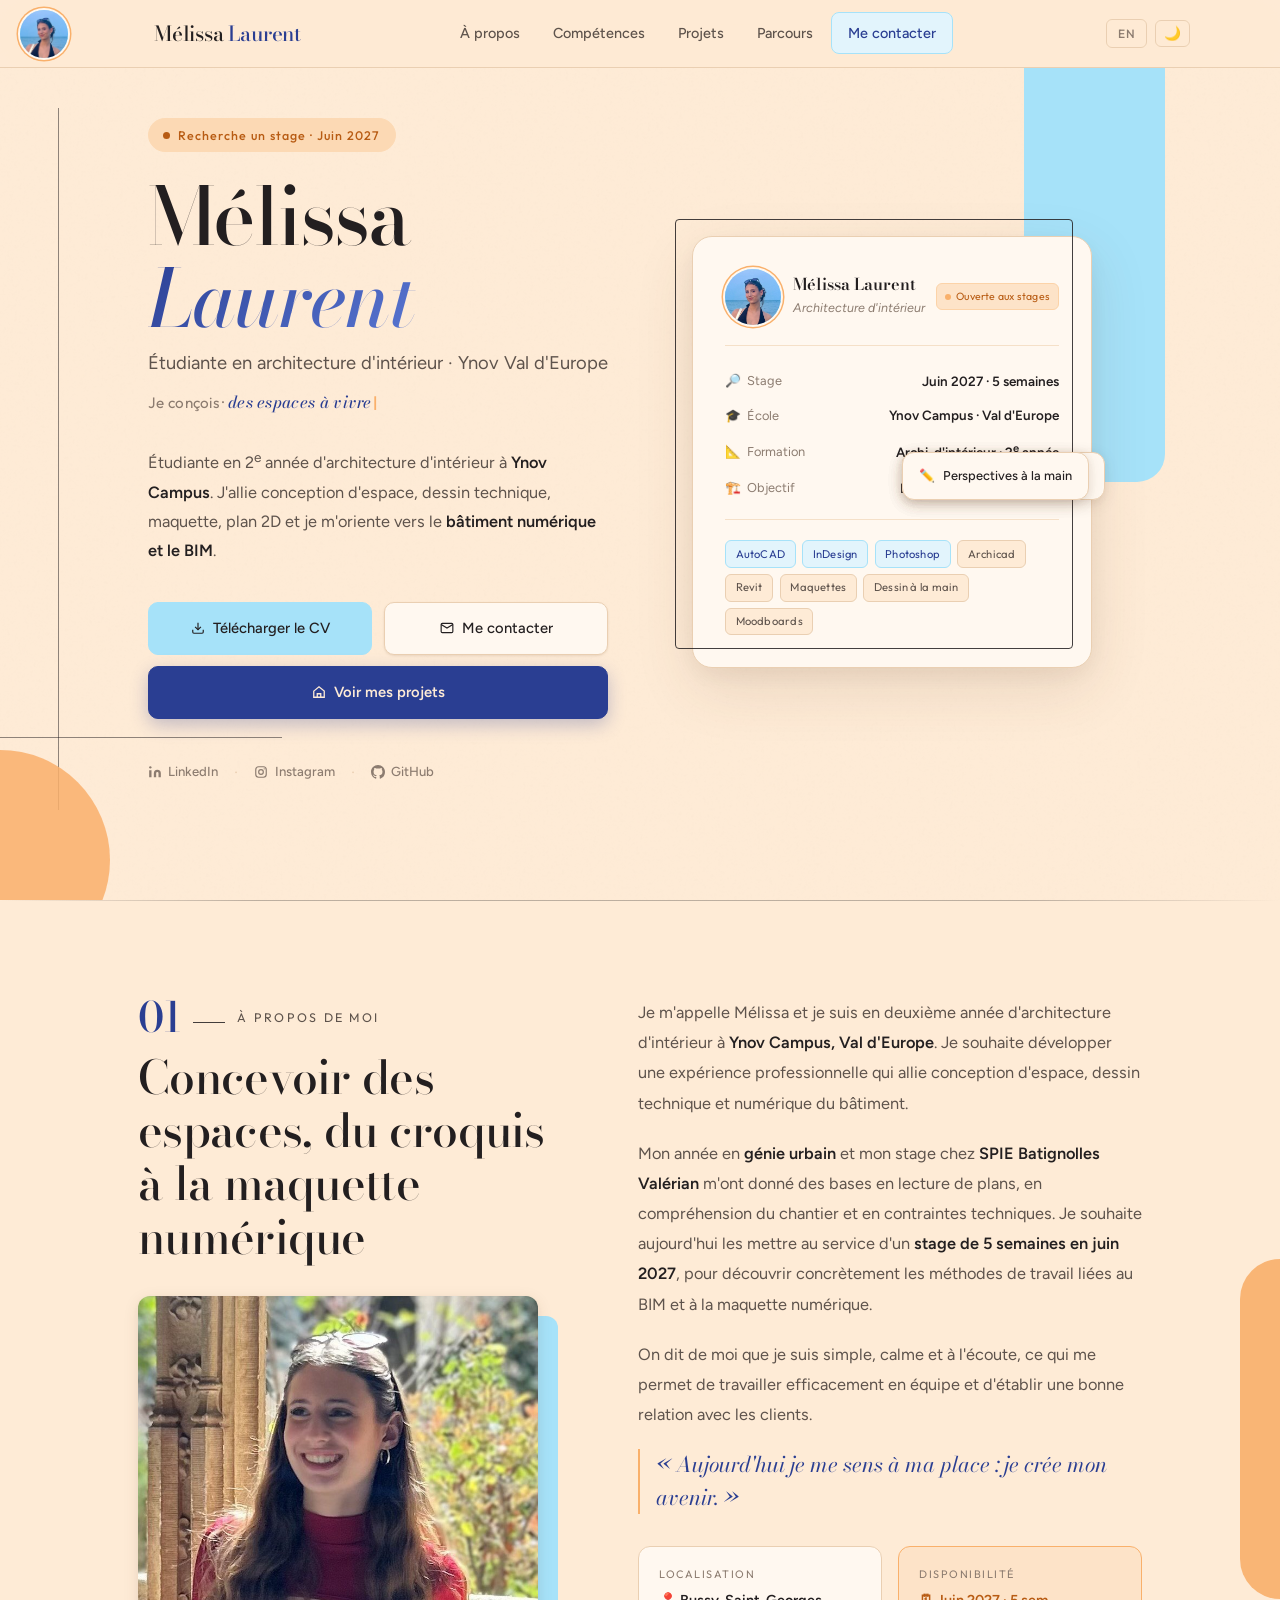
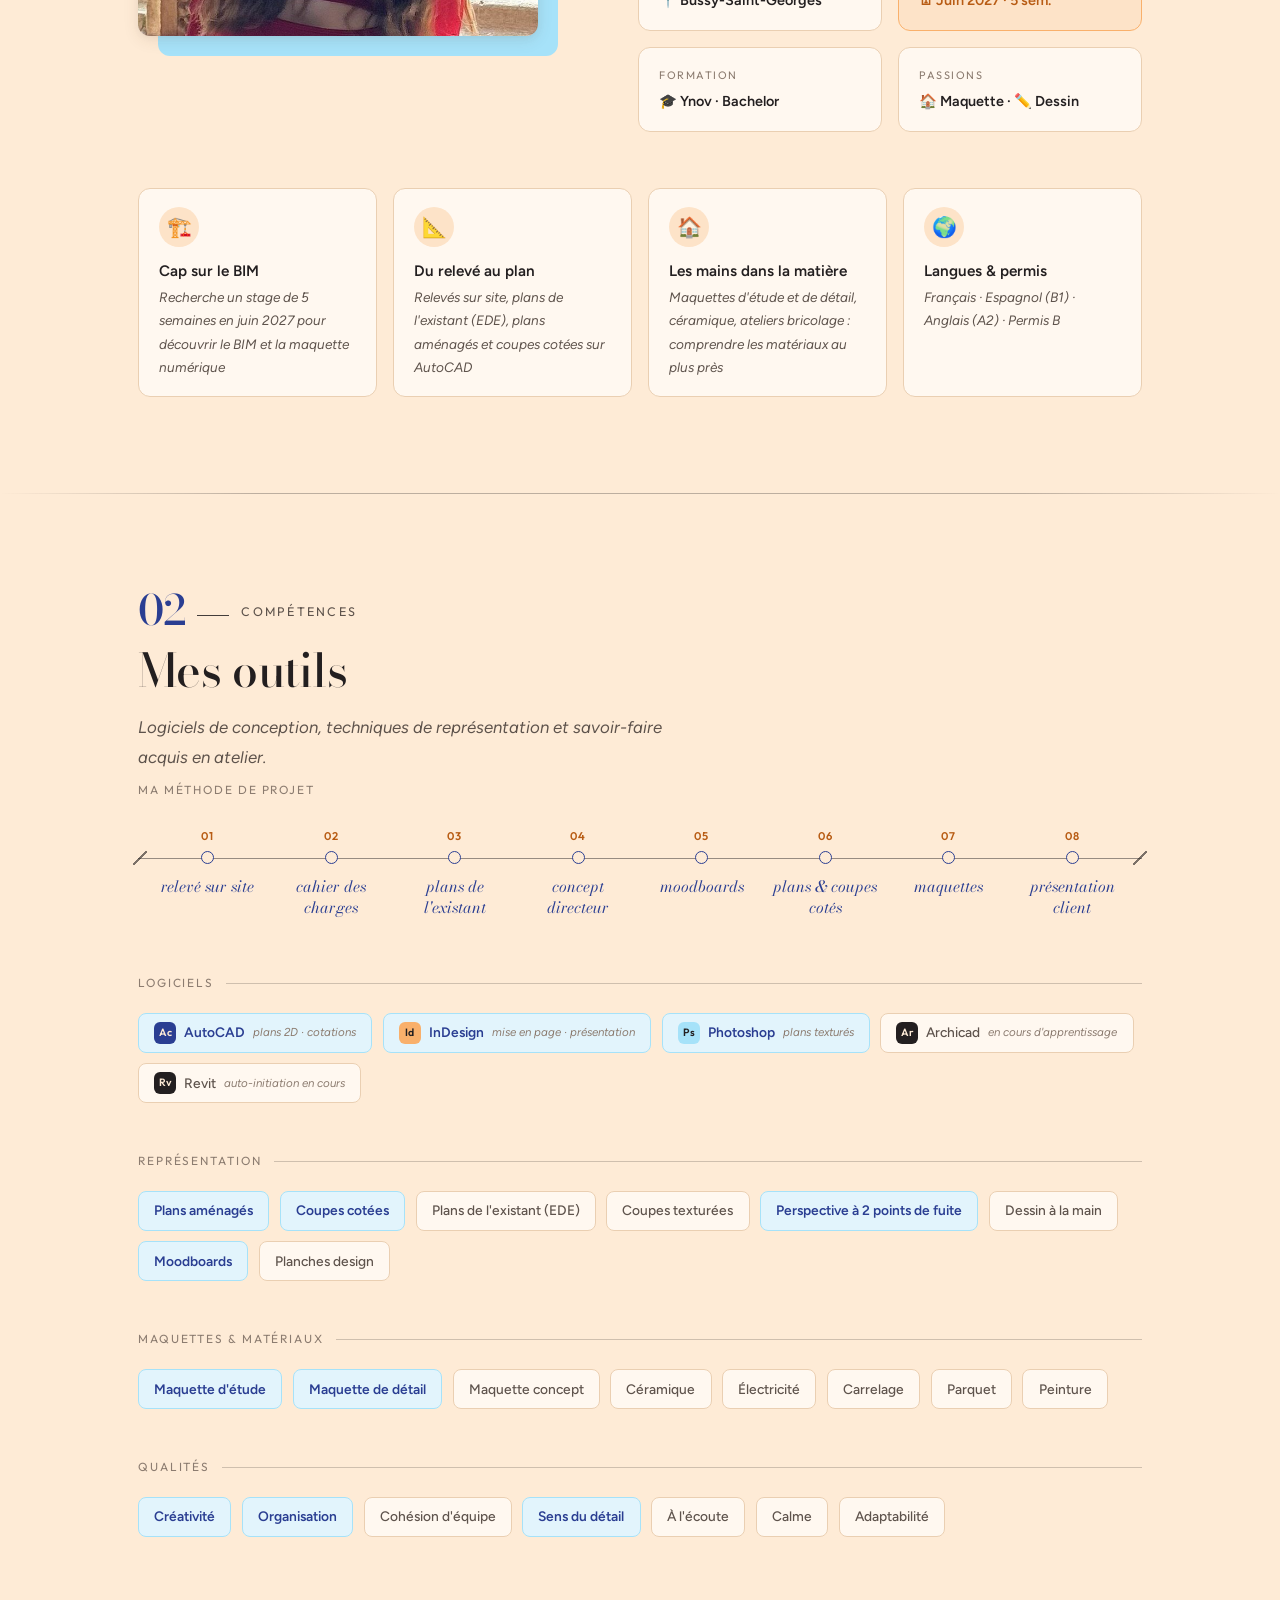
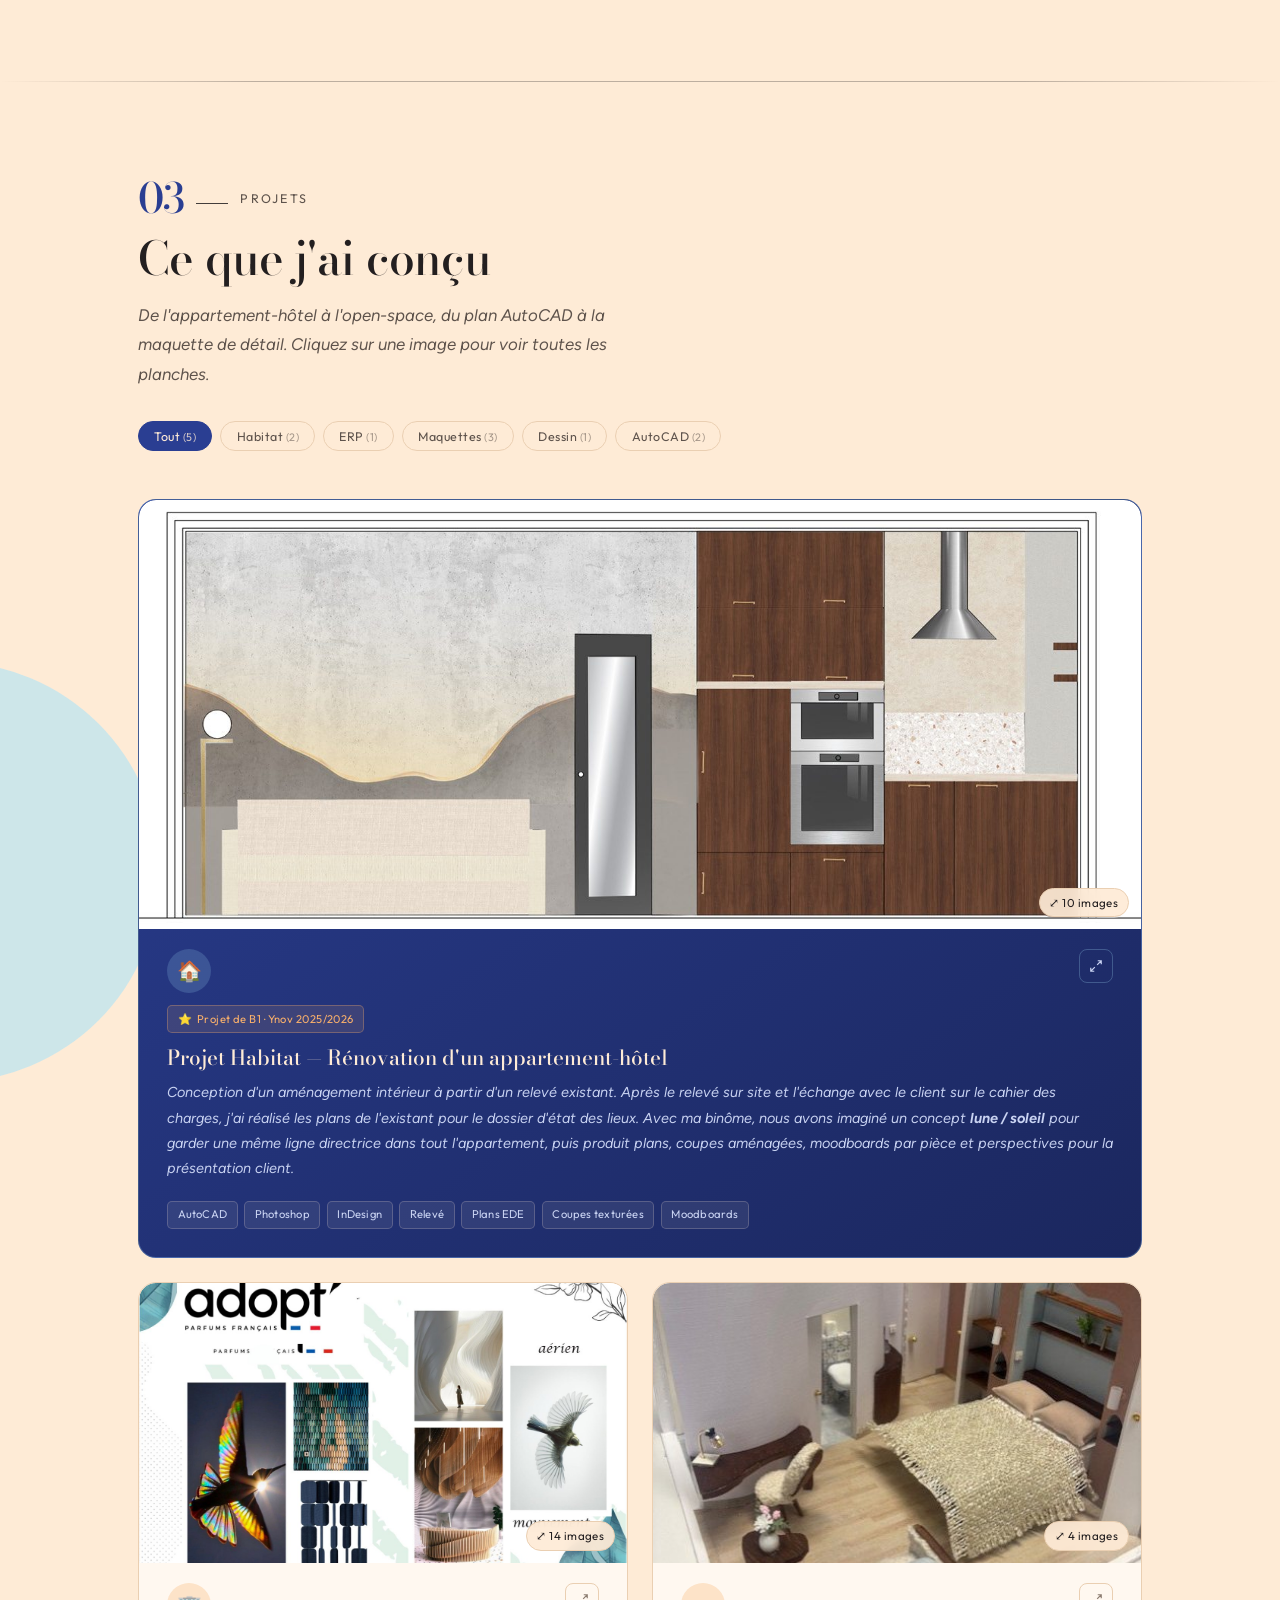
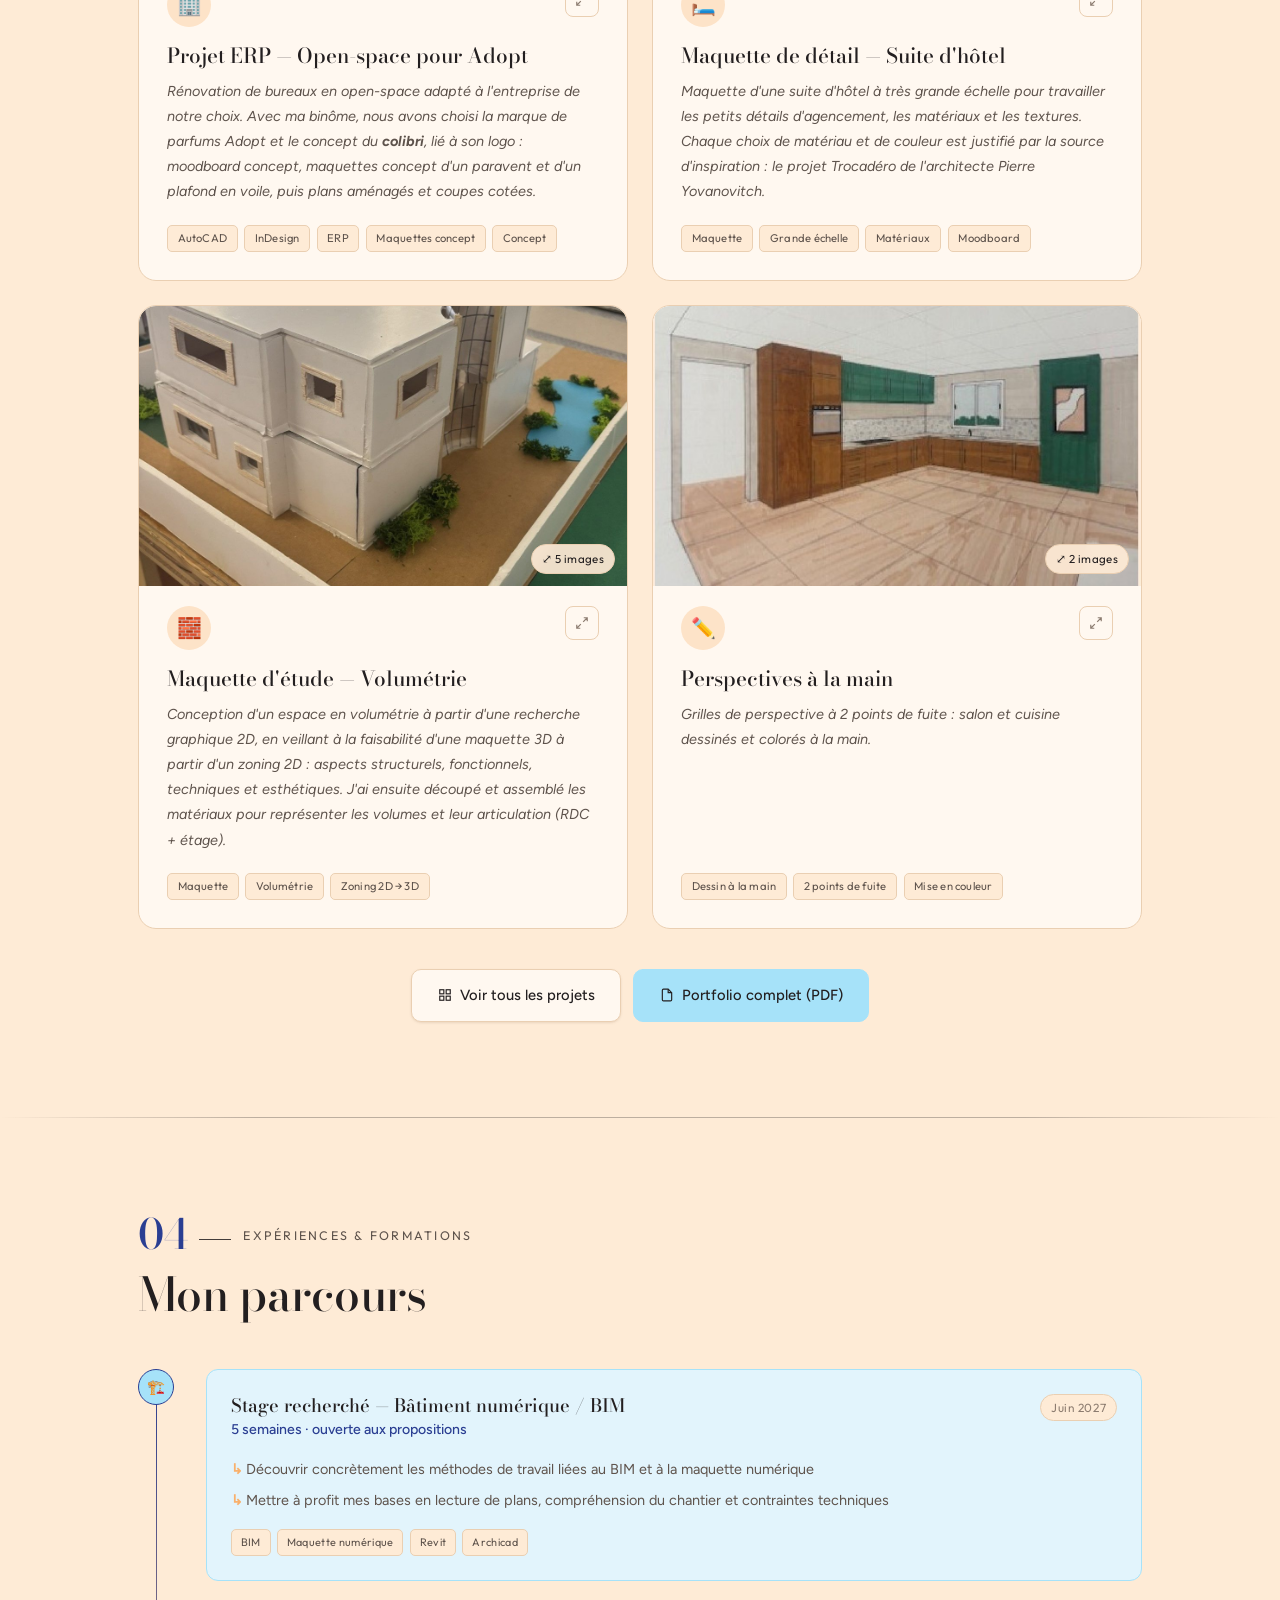
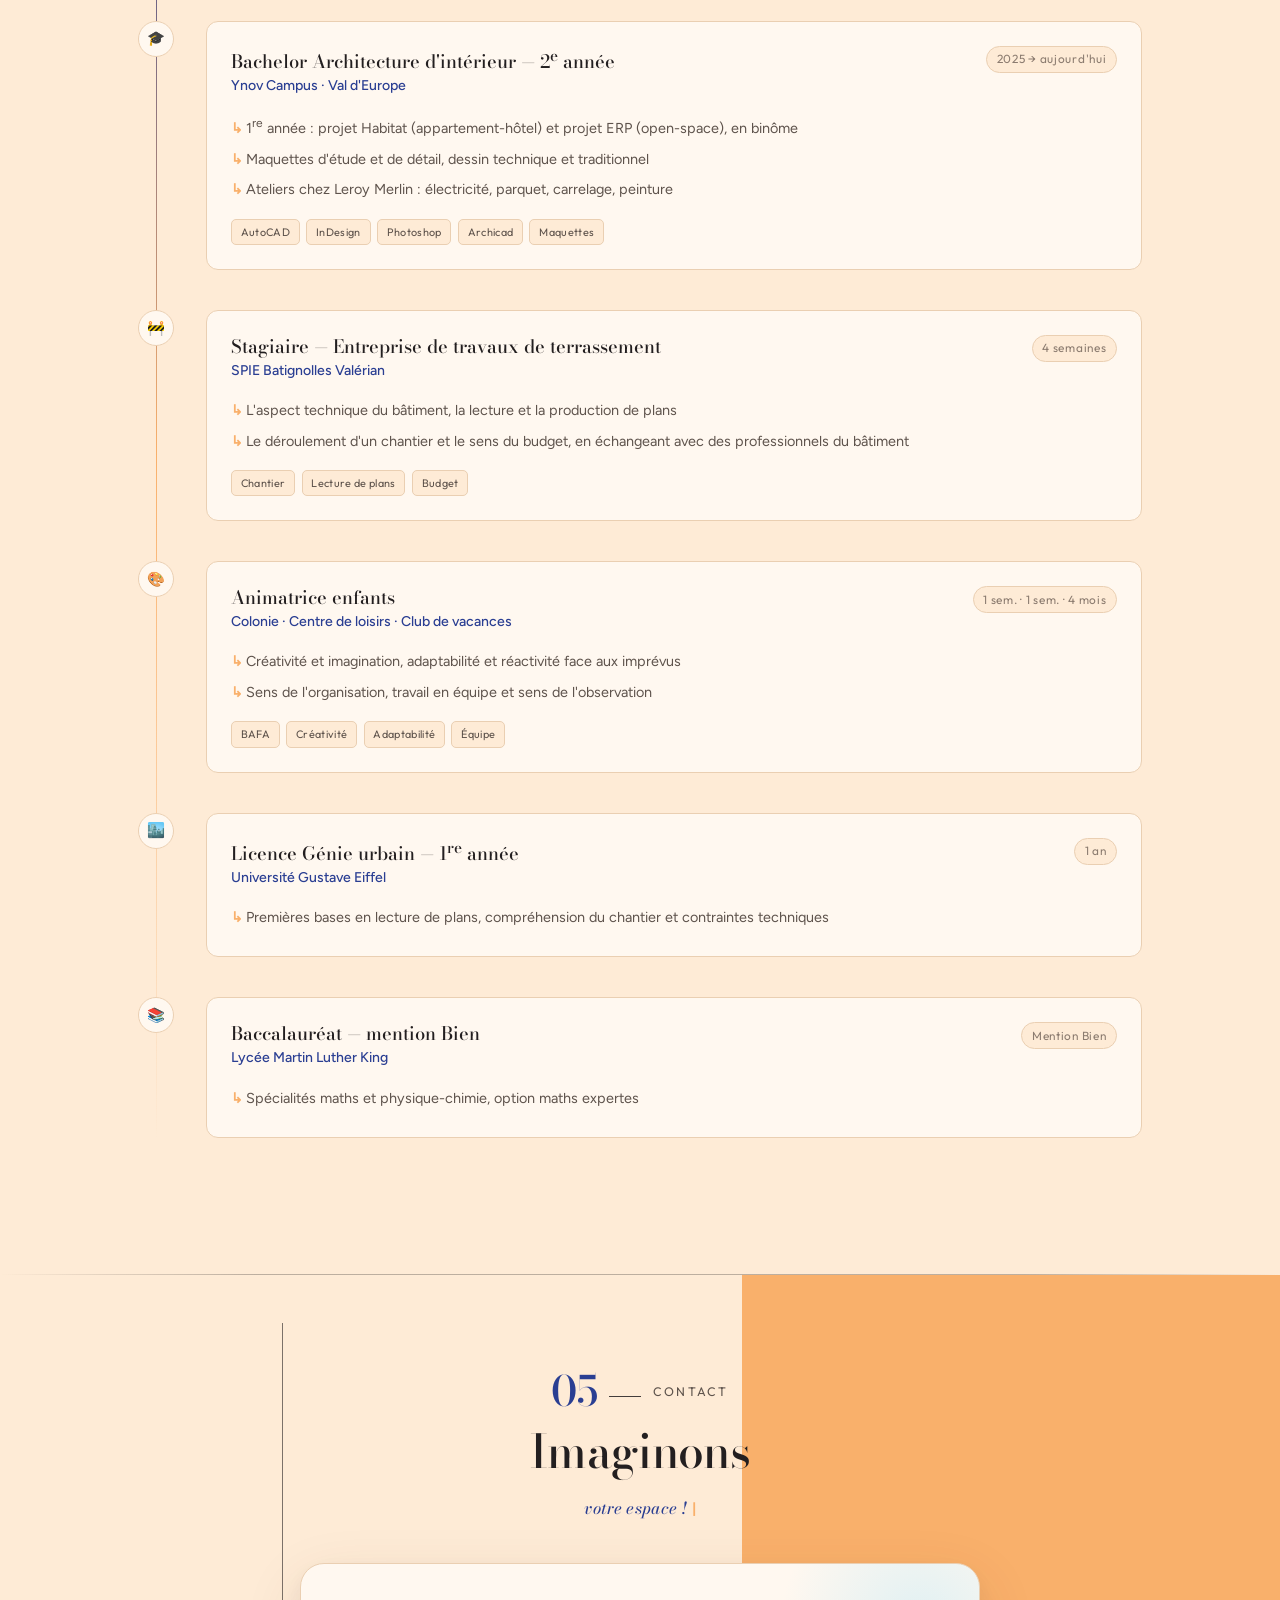
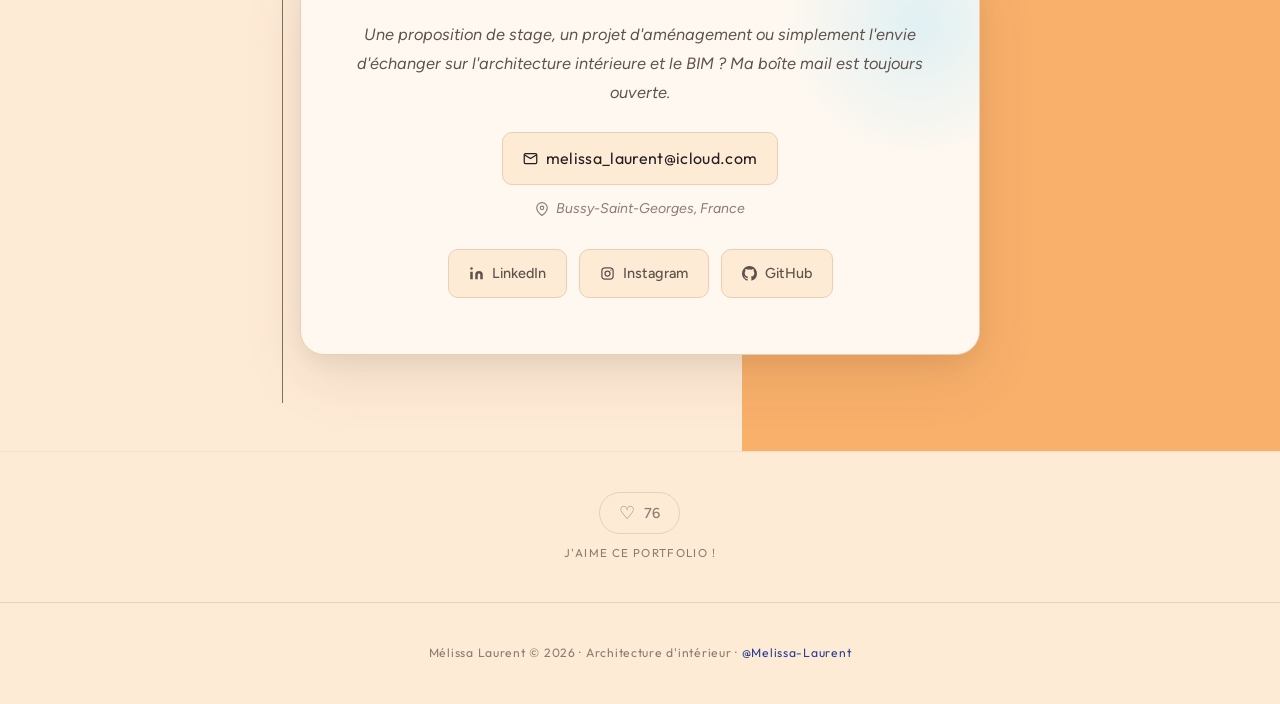
<file: index.html>
<!DOCTYPE html>
<html lang="fr">
<head>
  <meta charset="UTF-8" /> <!-- pour les caractères spéciaux (é, è, à…) -->
  <meta name="viewport" content="width=device-width, initial-scale=1.0" /> <!-- viewport : indispensable pour le responsive -->

  <title>Mélissa Laurent — Architecture d'intérieur</title>

  <!-- SEO -->
  <meta name="description" content="Portfolio de Mélissa Laurent, étudiante en architecture d'intérieur à Ynov Campus Val d'Europe. Projets habitat et ERP, maquettes, plans AutoCAD et dessins à la main. Recherche un stage BIM de 5 semaines en juin 2027." />

  <!-- Open Graph (LinkedIn, Facebook, WhatsApp…) : aperçu affiché quand on partage le lien -->
  <meta property="og:type"        content="website" />
  <meta property="og:url"         content="https://melissa-laurent.github.io/" />
  <meta property="og:title"       content="Mélissa Laurent — Architecture d'intérieur" />
  <meta property="og:description" content="Projets habitat et ERP, maquettes, plans AutoCAD et dessins à la main. Recherche un stage BIM de 5 semaines en juin 2027." />
  <meta property="og:image"       content="https://melissa-laurent.github.io/assets/projets/appart-coupe-texturee-1.jpg" />
  <meta property="og:locale"      content="fr_FR" />

  <link rel="icon" href="assets/favicon.svg" type="image/svg+xml" /> <!-- Favicon SVG : vectoriel, net à toutes les tailles -->

  <!-- preconnect : établit la connexion DNS+TCP en avance pour les serveurs Google Fonts -->
  <link rel="preconnect" href="https://fonts.googleapis.com" />
  <link rel="preconnect" href="https://fonts.gstatic.com" crossorigin />

  <!-- Polices : Bodoni Moda (≈ Sakire, titres didone), Figtree (≈ SFT Schrifted Round, texte), Outfit (≈ Nexa, labels) -->
  <!-- preload : ordonne au navigateur de télécharger le CSS des polices EN PRIORITÉ, sans bloquer le rendu -->
  <link rel="preload" as="style"
        href="https://fonts.googleapis.com/css2?family=Bodoni+Moda:ital,wght@0,400..700;1,400..700&family=Figtree:ital,wght@0,300..700;1,300..700&family=Outfit:wght@200..600&display=swap" />

  <!-- media="print" → chargement NON-bloquant ; onload bascule media vers "all" une fois chargé (display=swap) -->
  <link rel="stylesheet" media="print"
        onload="this.media='all';this.onload=null"
        href="https://fonts.googleapis.com/css2?family=Bodoni+Moda:ital,wght@0,400..700;1,400..700&family=Figtree:ital,wght@0,300..700;1,300..700&family=Outfit:wght@200..600&display=swap" />

  <!-- fallback noscript : charge les polices normalement si JavaScript est désactivé -->
  <noscript>
    <link rel="stylesheet"
          href="https://fonts.googleapis.com/css2?family=Bodoni+Moda:ital,wght@0,400..700;1,400..700&family=Figtree:ital,wght@0,300..700;1,300..700&family=Outfit:wght@200..600&display=swap" />
  </noscript>

  <!-- theme-init.js : chargé SANS defer ni async pour s'exécuter avant le CSS — applique le bon thème dès le premier rendu (anti-flash) -->
  <script src="js/theme-init.js"></script>
  <link rel="stylesheet" href="css/style.css" />
</head>

<body>

  <!-- Barre de progression de lecture — animée en CSS pur via animation-timeline: scroll() -->
  <div class="scroll-progress" aria-hidden="true"></div>

  <!-- ===== NAVBAR (injectée via js/includes.js) ===== -->
  <div id="nav-placeholder"></div>


  <!-- ===== HERO ===== -->
  <section id="hero">
    <!-- Décor de la couverture de son PDF : bloc bleu ciel, traits fins, cercle pêche -->
    <div class="deco deco-sky-pillar" aria-hidden="true"></div>
    <div class="deco deco-line-v" aria-hidden="true"></div>
    <div class="deco deco-line-h" aria-hidden="true"></div>
    <div class="deco deco-peach-circle" aria-hidden="true"></div>

    <div class="container">
      <!-- hero-grid : grille 2 colonnes (texte à gauche, carte visuelle à droite) -->
      <div class="hero-grid">
        <div>
          <!-- reveal : classe déclenchant l'animation d'entrée (opacity + translateY) via IntersectionObserver -->
          <div class="hero-label reveal" data-en="Looking for an internship · June 2027" data-fr="Recherche un stage · Juin 2027">Recherche un stage · Juin 2027</div>
          <h1 class="hero-name reveal reveal-delay-1">Mélissa<br><em>Laurent</em></h1>

          <p class="hero-role reveal reveal-delay-2" data-en="Interior Architecture Student · Ynov Val d'Europe" data-fr="Étudiante en architecture d'intérieur · Ynov Val d'Europe">Étudiante en architecture d'intérieur · Ynov Val d'Europe</p>

          <p class="hero-typewriter reveal reveal-delay-3" data-tw="hero">
            <span class="tw-prefix" data-en="I design · " data-fr="Je conçois · ">Je conçois · </span><span class="tw-word"></span><span class="tw-cursor" aria-hidden="true">|</span>
          </p>

          <p class="hero-tagline reveal reveal-delay-4">
            <!-- Le span intérieur porte les attributs data-* pour que le JS puisse remplacer innerHTML (et interpréter <strong>) -->
            <span data-en="Second-year interior architecture student at <strong>Ynov Campus</strong>. I combine space design, technical drawing, scale models, 2D plans and I'm heading towards <strong>digital construction and BIM</strong>."
                  data-fr="Étudiante en 2<sup>e</sup> année d'architecture d'intérieur à <strong>Ynov Campus</strong>. J'allie conception d'espace, dessin technique, maquette, plan 2D et je m'oriente vers le <strong>bâtiment numérique et le BIM</strong>.">
              Étudiante en 2<sup>e</sup> année d'architecture d'intérieur à <strong>Ynov Campus</strong>. J'allie conception d'espace, dessin technique, maquette, plan 2D et je m'oriente vers le <strong>bâtiment numérique et le BIM</strong>.
            </span>
          </p>
          <div class="hero-ctas reveal reveal-delay-5">
            <!-- download : déclenche le téléchargement plutôt que la navigation -->
            <a href="assets/CV_Melissa_Laurent.pdf" download class="btn btn-tertiary">
              <svg width="14" height="14" viewBox="0 0 24 24" fill="none" stroke="currentColor" stroke-width="2"><path d="M21 15v4a2 2 0 01-2 2H5a2 2 0 01-2-2v-4"/><polyline points="7 10 12 15 17 10"/><line x1="12" y1="15" x2="12" y2="3"/></svg>
              <span data-en="Download CV" data-fr="Télécharger le CV">Télécharger le CV</span>
            </a>
            <!-- href="mailto:" : ouvre le client mail de l'utilisateur avec l'adresse pré-remplie -->
            <a href="mailto:melissa_laurent@icloud.com" class="btn btn-secondary">
              <svg width="14" height="14" viewBox="0 0 24 24" fill="none" stroke="currentColor" stroke-width="2"><path d="M4 4h16c1.1 0 2 .9 2 2v12c0 1.1-.9 2-2 2H4c-1.1 0-2-.9-2-2V6c0-1.1.9-2 2-2z"/><polyline points="22,6 12,12 2,6"/></svg>
              <span data-en="Get in touch" data-fr="Me contacter">Me contacter</span>
            </a>
            <a href="html/projects.html" class="btn btn-primary">
              <!-- SVG inline : icône maison — stroke="currentColor" hérite la couleur du texte parent -->
              <svg width="14" height="14" viewBox="0 0 24 24" fill="none" stroke="currentColor" stroke-width="2.2"><path d="M3 10.5L12 3l9 7.5V21H3z"/><path d="M9 21v-6h6v6"/></svg>
              <span data-en="View my projects" data-fr="Voir mes projets">Voir mes projets</span>
            </a>
          </div>
          <div class="hero-socials reveal reveal-delay-5">
            <!-- target="_blank" : ouvre le lien dans un nouvel onglet (liens externes) -->
            <a href="https://www.linkedin.com/in/melissa-laurent-69b4ba395/" target="_blank" rel="noopener">
              <svg width="14" height="14" viewBox="0 0 24 24" fill="currentColor"><path d="M16 8a6 6 0 016 6v7h-4v-7a2 2 0 00-2-2 2 2 0 00-2 2v7h-4v-7a6 6 0 016-6zM2 9h4v12H2z"/><circle cx="4" cy="4" r="2"/></svg>
              LinkedIn
            </a>
            <span class="social-sep">·</span>
            <a href="https://www.instagram.com/meliss_lrt/" target="_blank" rel="noopener">
              <svg width="14" height="14" viewBox="0 0 24 24" fill="none" stroke="currentColor" stroke-width="2"><rect x="3" y="3" width="18" height="18" rx="5"/><circle cx="12" cy="12" r="4"/><circle cx="17.5" cy="6.5" r="1.1" fill="currentColor" stroke="none"/></svg>
              Instagram
            </a>
            <!-- social-sep : séparateur "·" exclu de la sélection de texte (user-select: none en CSS) -->
            <span class="social-sep">·</span>
            <a href="https://github.com/Melissa-Laurent" target="_blank" rel="noopener">
              <svg width="14" height="14" viewBox="0 0 24 24" fill="currentColor"><path d="M12 0C5.37 0 0 5.37 0 12c0 5.31 3.435 9.795 8.205 11.385.6.105.825-.255.825-.57 0-.285-.015-1.23-.015-2.235-3.015.555-3.795-.735-4.035-1.41-.135-.345-.72-1.41-1.23-1.695-.42-.225-1.02-.78-.015-.795.945-.015 1.62.87 1.845 1.23 1.08 1.815 2.805 1.305 3.495.99.105-.78.42-1.305.765-1.605-2.67-.3-5.46-1.335-5.46-5.925 0-1.305.465-2.385 1.23-3.225-.12-.3-.54-1.53.12-3.18 0 0 1.005-.315 3.3 1.23.96-.27 1.98-.405 3-.405s2.04.135 3 .405c2.295-1.56 3.3-1.23 3.3-1.23.66 1.65.24 2.88.12 3.18.765.84 1.23 1.905 1.23 3.225 0 4.605-2.805 5.625-5.475 5.925.435.375.81 1.095.81 2.22 0 1.605-.015 2.895-.015 3.3 0 .315.225.69.825.57A12.02 12.02 0 0024 12c0-6.63-5.37-12-12-12z"/></svg>
              GitHub
            </a>
          </div>
        </div>


        <!-- Hero Visual Card : carte de profil, cachée sur mobile (display: none via @media) -->
        <div class="hero-visual reveal reveal-delay-2">
          <!-- Conteneur relatif nécessaire pour positionner les étiquettes flottantes en absolu -->
          <div style="position:relative;width:100%;max-width:420px;">
            <div class="hero-card">
              <div class="hcard-header">
                <div class="hcard-avatar">
                  <img src="assets/PDP.jpg" alt="Mélissa Laurent">
                </div>
                <div class="hcard-info">
                  <div class="hcard-name">Mélissa Laurent</div>
                  <div class="hcard-title" data-en="Interior architecture" data-fr="Architecture d'intérieur">Architecture d'intérieur</div>
                </div>
                <!-- Badge avec pastille pêche animée (définie via ::before en CSS) -->
                <div class="hcard-badge" data-en="Open to internships" data-fr="Ouverte aux stages">Ouverte aux stages</div>
              </div>
              <!-- Statistiques de la carte : stage, école, formation, objectif -->
              <div class="hcard-stat">
                <div class="hcard-stat-row">
                  <span class="hcard-stat-label">🔎 <span data-en="Internship" data-fr="Stage">Stage</span></span>
                  <span class="hcard-stat-value" data-en="June 2027 · 5 weeks" data-fr="Juin 2027 · 5 semaines">Juin 2027 · 5 semaines</span>
                </div>
                <div class="hcard-stat-row">
                  <span class="hcard-stat-label">🎓 <span data-en="School" data-fr="École">École</span></span>
                  <span class="hcard-stat-value">Ynov Campus · Val d'Europe</span>
                </div>
                <div class="hcard-stat-row">
                  <span class="hcard-stat-label">📐 <span data-en="Program" data-fr="Formation">Formation</span></span>
                  <span class="hcard-stat-value" data-en="Interior archi. · 2nd year" data-fr="Archi. d'intérieur · 2<sup>e</sup> année">Archi. d'intérieur · 2<sup>e</sup> année</span>
                </div>
                <div class="hcard-stat-row">
                  <span class="hcard-stat-label">🏗️ <span data-en="Goal" data-fr="Objectif">Objectif</span></span>
                  <span class="hcard-stat-value" data-en="Digital construction / BIM" data-fr="Bâtiment numérique / BIM">Bâtiment numérique / BIM</span>
                </div>
              </div>
              <!-- Chips : class="blue" pour les logiciels principaux (style accentué) -->
              <div class="hcard-tech">
                <span class="tech-chip blue">AutoCAD</span>
                <span class="tech-chip blue">InDesign</span>
                <span class="tech-chip blue">Photoshop</span>
                <span class="tech-chip">Archicad</span>
                <span class="tech-chip">Revit</span>
                <span class="tech-chip" data-en="Scale models" data-fr="Maquettes">Maquettes</span>
                <span class="tech-chip" data-en="Hand drawing" data-fr="Dessin à la main">Dessin à la main</span>
                <span class="tech-chip">Moodboards</span>
              </div>
            </div>
            <!-- Étiquettes flottantes qui orbitent autour de la carte (animation CSS "orbit-rect") -->
            <div class="hero-floating f1">📐 <span data-en="AutoCAD plans &amp; sections" data-fr="Plans &amp; coupes AutoCAD">Plans &amp; coupes AutoCAD</span></div>
            <div class="hero-floating f2">🏠 <span data-en="Scale models" data-fr="Maquettes à l'échelle">Maquettes à l'échelle</span></div>
            <div class="hero-floating f3">✏️ <span data-en="Hand-drawn perspectives" data-fr="Perspectives à la main">Perspectives à la main</span></div>
          </div>
        </div>
      </div>
    </div>
  </section>


  <!-- Séparateur visuel entre sections : trait d'encre fin -->
  <div class="section-divider"></div>


  <!-- ===== ABOUT ===== -->
  <section id="about">
    <div class="deco deco-peach-pillar" aria-hidden="true"></div>
    <div class="container">
      <!-- about-grid : grille 2 colonnes asymétriques (titre + portrait à gauche, texte + méta à droite) -->
      <div class="about-grid">
        <div>
          <!-- section-eyebrow : grand numéro didone + label en capitales (comme les « 01 », « 02 »… de son PDF) -->
          <p class="section-eyebrow reveal"><span class="section-num">01</span><span data-en="About me" data-fr="À propos de moi">À propos de moi</span></p>
          <h2 class="section-title reveal reveal-delay-1" data-en="Designing spaces, from sketch to digital model" data-fr="Concevoir des espaces, du croquis à la maquette numérique">Concevoir des espaces, du croquis à la maquette numérique</h2>
          <!-- Portrait : bloc bleu ciel décalé derrière la photo, comme sur la page « MOI » de son PDF -->
          <div class="about-portrait reveal reveal-delay-2">
            <img src="assets/Melissa.jpg" alt="Portrait de Mélissa Laurent" loading="lazy">
          </div>
        </div>
        <div>
          <!-- Paragraphes biographiques (repris de la page « À propos de moi » de son portfolio) -->
          <div class="about-content reveal reveal-delay-1">
            <p data-en="My name is Mélissa and I'm a second-year interior architecture student at <strong>Ynov Campus, Val d'Europe</strong>. I want to build professional experience that combines space design, technical drawing and digital construction."
               data-fr="Je m'appelle Mélissa et je suis en deuxième année d'architecture d'intérieur à <strong>Ynov Campus, Val d'Europe</strong>. Je souhaite développer une expérience professionnelle qui allie conception d'espace, dessin technique et numérique du bâtiment.">Je m'appelle Mélissa et je suis en deuxième année d'architecture d'intérieur à <strong>Ynov Campus, Val d'Europe</strong>. Je souhaite développer une expérience professionnelle qui allie conception d'espace, dessin technique et numérique du bâtiment.</p>
            <p data-en="A year of <strong>urban engineering</strong> studies and an internship at <strong>SPIE Batignolles Valérian</strong> gave me solid foundations: reading plans, understanding a construction site and its technical constraints. I now want to put them to work in a <strong>5-week internship in June 2027</strong>, to discover hands-on how teams work with BIM and digital models."
               data-fr="Mon année en <strong>génie urbain</strong> et mon stage chez <strong>SPIE Batignolles Valérian</strong> m'ont donné des bases en lecture de plans, en compréhension du chantier et en contraintes techniques. Je souhaite aujourd'hui les mettre au service d'un <strong>stage de 5 semaines en juin 2027</strong>, pour découvrir concrètement les méthodes de travail liées au BIM et à la maquette numérique.">Mon année en <strong>génie urbain</strong> et mon stage chez <strong>SPIE Batignolles Valérian</strong> m'ont donné des bases en lecture de plans, en compréhension du chantier et en contraintes techniques. Je souhaite aujourd'hui les mettre au service d'un <strong>stage de 5 semaines en juin 2027</strong>, pour découvrir concrètement les méthodes de travail liées au BIM et à la maquette numérique.</p>
            <p data-en="People describe me as easy-going, calm and a good listener, which helps me work well in a team and build a good relationship with clients."
               data-fr="On dit de moi que je suis simple, calme et à l'écoute, ce qui me permet de travailler efficacement en équipe et d'établir une bonne relation avec les clients.">On dit de moi que je suis simple, calme et à l'écoute, ce qui me permet de travailler efficacement en équipe et d'établir une bonne relation avec les clients.</p>
            <p class="about-quote" data-en="“Today I feel I'm where I belong: I'm building my future.”" data-fr="« Aujourd'hui je me sens à ma place : je crée mon avenir. »">« Aujourd'hui je me sens à ma place : je crée mon avenir. »</p>
          </div>
          <!-- Grille 2×2 de métadonnées rapides (localisation, disponibilité, formation, passions) -->
          <div class="about-meta reveal reveal-delay-2">
            <div class="meta-item">
              <div class="label" data-en="Location" data-fr="Localisation">Localisation</div>
              <div class="value">📍 Bussy-Saint-Georges</div>
            </div>
            <div class="meta-item meta-item--available">
              <div class="label" data-en="Availability" data-fr="Disponibilité">Disponibilité</div>
              <div class="value" data-en="🗓 June 2027 · 5 wks" data-fr="🗓 Juin 2027 · 5 sem.">🗓 Juin 2027 · 5 sem.</div>
            </div>
            <div class="meta-item">
              <div class="label" data-en="Study" data-fr="Formation">Formation</div>
              <div class="value">🎓 Ynov · Bachelor</div>
            </div>
            <div class="meta-item">
              <div class="label" data-en="Hobbies" data-fr="Passions">Passions</div>
              <div class="value" data-en="🏠 Scale models · ✏️ Drawing" data-fr="🏠 Maquette · ✏️ Dessin">🏠 Maquette · ✏️ Dessin</div>
            </div>
          </div>
        </div>
      </div>
      <!-- Points forts : rangée pleine largeur sous la grille (stage BIM, plans, maquettes, langues) -->
      <div class="about-highlights">
        <div class="highlight-item reveal reveal-delay-2">
          <div class="highlight-icon">🏗️</div>
          <div class="highlight-text">
            <h4 data-en="Heading for BIM" data-fr="Cap sur le BIM">Cap sur le BIM</h4>
            <p data-en="Looking for a 5-week internship in June 2027 to discover BIM and digital modelling workflows" data-fr="Recherche un stage de 5 semaines en juin 2027 pour découvrir le BIM et la maquette numérique">Recherche un stage de 5 semaines en juin 2027 pour découvrir le BIM et la maquette numérique</p>
          </div>
        </div>
        <div class="highlight-item reveal reveal-delay-3">
          <div class="highlight-icon">📐</div>
          <div class="highlight-text">
            <h4 data-en="From site survey to plan" data-fr="Du relevé au plan">Du relevé au plan</h4>
            <p data-en="Site surveys, as-built plans, furnished plans and dimensioned sections on AutoCAD" data-fr="Relevés sur site, plans de l'existant (EDE), plans aménagés et coupes cotées sur AutoCAD">Relevés sur site, plans de l'existant (EDE), plans aménagés et coupes cotées sur AutoCAD</p>
          </div>
        </div>
        <div class="highlight-item reveal reveal-delay-4">
          <div class="highlight-icon">🏠</div>
          <div class="highlight-text">
            <h4 data-en="Hands-on" data-fr="Les mains dans la matière">Les mains dans la matière</h4>
            <p data-en="Study and detail models, ceramics, DIY workshops: understanding materials up close" data-fr="Maquettes d'étude et de détail, céramique, ateliers bricolage : comprendre les matériaux au plus près">Maquettes d'étude et de détail, céramique, ateliers bricolage : comprendre les matériaux au plus près</p>
          </div>
        </div>
        <div class="highlight-item reveal reveal-delay-5">
          <div class="highlight-icon">🌍</div>
          <div class="highlight-text">
            <h4 data-en="Languages &amp; licence" data-fr="Langues &amp; permis">Langues &amp; permis</h4>
            <p data-en="French · Spanish (B1) · English (A2) · Driving licence (B)" data-fr="Français · Espagnol (B1) · Anglais (A2) · Permis B">Français · Espagnol (B1) · Anglais (A2) · Permis B</p>
          </div>
        </div>
      </div>
    </div>
  </section>


  <div class="section-divider"></div>


  <!-- ===== SKILLS ===== -->
  <section id="skills">
    <div class="container">
      <p class="section-eyebrow reveal"><span class="section-num">02</span><span data-en="Skills" data-fr="Compétences">Compétences</span></p>
      <h2 class="section-title reveal reveal-delay-1" data-en="What I work with" data-fr="Mes outils">Mes outils</h2>
      <p class="section-subtitle reveal reveal-delay-2" data-en="Design software, representation techniques and know-how picked up in workshops." data-fr="Logiciels de conception, techniques de représentation et savoir-faire acquis en atelier.">Logiciels de conception, techniques de représentation et savoir-faire acquis en atelier.</p>
      <!-- Méthode de projet : étapes posées sur une ligne de cote (trait tracé au scroll, étapes en cascade) -->
      <div class="process reveal reveal-delay-3">
        <p class="process-title" data-en="My design process" data-fr="Ma méthode de projet">Ma méthode de projet</p>
        <ol class="process-steps">
          <li class="process-step" style="--i:0"><span class="process-num">01</span><span class="process-dot" aria-hidden="true"></span><span class="process-label" data-en="site survey" data-fr="relevé sur site">relevé sur site</span></li>
          <li class="process-step" style="--i:1"><span class="process-num">02</span><span class="process-dot" aria-hidden="true"></span><span class="process-label" data-en="client brief" data-fr="cahier des charges">cahier des charges</span></li>
          <li class="process-step" style="--i:2"><span class="process-num">03</span><span class="process-dot" aria-hidden="true"></span><span class="process-label" data-en="as-built plans" data-fr="plans de l'existant">plans de l'existant</span></li>
          <li class="process-step" style="--i:3"><span class="process-num">04</span><span class="process-dot" aria-hidden="true"></span><span class="process-label" data-en="guiding concept" data-fr="concept directeur">concept directeur</span></li>
          <li class="process-step" style="--i:4"><span class="process-num">05</span><span class="process-dot" aria-hidden="true"></span><span class="process-label" data-en="moodboards" data-fr="moodboards">moodboards</span></li>
          <li class="process-step" style="--i:5"><span class="process-num">06</span><span class="process-dot" aria-hidden="true"></span><span class="process-label" data-en="dimensioned plans &amp; sections" data-fr="plans &amp; coupes cotés">plans &amp; coupes cotés</span></li>
          <li class="process-step" style="--i:6"><span class="process-num">07</span><span class="process-dot" aria-hidden="true"></span><span class="process-label" data-en="scale models" data-fr="maquettes">maquettes</span></li>
          <li class="process-step" style="--i:7"><span class="process-num">08</span><span class="process-dot" aria-hidden="true"></span><span class="process-label" data-en="client presentation" data-fr="présentation client">présentation client</span></li>
        </ol>
      </div>
      <!-- Chaque skills-category : titre de catégorie + grille de tags -->
      <div class="skills-category reveal reveal-delay-1">
        <div class="skills-cat-title" data-en="Software" data-fr="Logiciels">Logiciels</div>
        <div class="skills-grid">
          <!-- skill-logo : monogramme aux couleurs de la charte (pas de logo externe à charger) -->
          <span class="skill-tag featured"><span class="skill-logo skill-logo--navy">Ac</span>AutoCAD <small data-en="2D plans · dimensions" data-fr="plans 2D · cotations">plans 2D · cotations</small></span>
          <span class="skill-tag featured"><span class="skill-logo skill-logo--peach">Id</span>InDesign <small data-en="layout · project boards" data-fr="mise en page · présentation">mise en page · présentation</small></span>
          <span class="skill-tag featured"><span class="skill-logo">Ps</span>Photoshop <small data-en="textured plans" data-fr="plans texturés">plans texturés</small></span>
          <span class="skill-tag"><span class="skill-logo skill-logo--ink">Ar</span>Archicad <small data-en="learning" data-fr="en cours d'apprentissage">en cours d'apprentissage</small></span>
          <span class="skill-tag"><span class="skill-logo skill-logo--ink">Rv</span>Revit <small data-en="self-taught, in progress" data-fr="auto-initiation en cours">auto-initiation en cours</small></span>
        </div>
      </div>
      <div class="skills-category reveal reveal-delay-2">
        <div class="skills-cat-title" data-en="Representation" data-fr="Représentation">Représentation</div>
        <div class="skills-grid">
          <span class="skill-tag featured" data-en="Furnished plans" data-fr="Plans aménagés">Plans aménagés</span>
          <span class="skill-tag featured" data-en="Dimensioned sections" data-fr="Coupes cotées">Coupes cotées</span>
          <span class="skill-tag" data-en="As-built plans (EDE)" data-fr="Plans de l'existant (EDE)">Plans de l'existant (EDE)</span>
          <span class="skill-tag" data-en="Textured sections" data-fr="Coupes texturées">Coupes texturées</span>
          <span class="skill-tag featured" data-en="2-point perspective" data-fr="Perspective à 2 points de fuite">Perspective à 2 points de fuite</span>
          <span class="skill-tag" data-en="Hand drawing" data-fr="Dessin à la main">Dessin à la main</span>
          <span class="skill-tag featured">Moodboards</span>
          <span class="skill-tag" data-en="Design boards" data-fr="Planches design">Planches design</span>
        </div>
      </div>
      <div class="skills-category reveal reveal-delay-3">
        <div class="skills-cat-title" data-en="Models &amp; materials" data-fr="Maquettes &amp; matériaux">Maquettes &amp; matériaux</div>
        <div class="skills-grid">
          <span class="skill-tag featured" data-en="Study model" data-fr="Maquette d'étude">Maquette d'étude</span>
          <span class="skill-tag featured" data-en="Detail model" data-fr="Maquette de détail">Maquette de détail</span>
          <span class="skill-tag" data-en="Concept model" data-fr="Maquette concept">Maquette concept</span>
          <span class="skill-tag" data-en="Ceramics" data-fr="Céramique">Céramique</span>
          <span class="skill-tag" data-en="Electricity" data-fr="Électricité">Électricité</span>
          <span class="skill-tag" data-en="Tiling" data-fr="Carrelage">Carrelage</span>
          <span class="skill-tag" data-en="Flooring" data-fr="Parquet">Parquet</span>
          <span class="skill-tag" data-en="Painting" data-fr="Peinture">Peinture</span>
        </div>
      </div>
      <div class="skills-category reveal reveal-delay-4">
        <div class="skills-cat-title" data-en="Qualities" data-fr="Qualités">Qualités</div>
        <div class="skills-grid">
          <span class="skill-tag featured" data-en="Creativity" data-fr="Créativité">Créativité</span>
          <span class="skill-tag featured" data-en="Organisation" data-fr="Organisation">Organisation</span>
          <span class="skill-tag" data-en="Team spirit" data-fr="Cohésion d'équipe">Cohésion d'équipe</span>
          <span class="skill-tag featured" data-en="Eye for detail" data-fr="Sens du détail">Sens du détail</span>
          <span class="skill-tag" data-en="Good listener" data-fr="À l'écoute">À l'écoute</span>
          <span class="skill-tag" data-en="Calm" data-fr="Calme">Calme</span>
          <span class="skill-tag" data-en="Adaptability" data-fr="Adaptabilité">Adaptabilité</span>
        </div>
      </div>
    </div>
  </section>

  <div class="section-divider"></div>


  <!-- ===== PROJECTS ===== -->
  <section id="projects">
    <div class="deco deco-sky-circle" aria-hidden="true"></div>
    <div class="container">
      <p class="section-eyebrow reveal"><span class="section-num">03</span><span data-en="Projects" data-fr="Projets">Projets</span></p>
      <h2 class="section-title reveal reveal-delay-1" data-en="Things I've designed" data-fr="Ce que j'ai conçu">Ce que j'ai conçu</h2>
      <p class="section-subtitle reveal reveal-delay-2" data-en="From the aparthotel to the open-plan office, from AutoCAD plans to detail models. Click an image to see every board." data-fr="De l'appartement-hôtel à l'open-space, du plan AutoCAD à la maquette de détail. Cliquez sur une image pour voir toutes les planches.">De l'appartement-hôtel à l'open-space, du plan AutoCAD à la maquette de détail. Cliquez sur une image pour voir toutes les planches.</p>

      <!-- Filtres par catégorie — data-en/data-fr géré par lang.js ; compteurs ajoutés par project-filter.js -->
      <div class="project-filters reveal reveal-delay-3">
        <button class="pf-btn pf-active" data-filter="all" data-en="All" data-fr="Tout">Tout</button>
        <button class="pf-btn" data-filter="habitat" data-en="Housing" data-fr="Habitat">Habitat</button>
        <button class="pf-btn" data-filter="erp">ERP</button>
        <button class="pf-btn" data-filter="maquette" data-en="Models" data-fr="Maquettes">Maquettes</button>
        <button class="pf-btn" data-filter="dessin" data-en="Drawing" data-fr="Dessin">Dessin</button>
        <button class="pf-btn" data-filter="autocad">AutoCAD</button>
      </div>

      <!-- projects-grid : grille 2 colonnes ; la carte "featured" occupe les 2 colonnes (grid-column: span 2) -->
      <div class="projects-grid">

        <!-- FEATURED : projet Habitat — appartement-hôtel -->
        <div class="project-card featured reveal reveal-delay-1" data-tech="habitat autocad">
          <!-- data-gallery-open : un clic ouvre la visionneuse avec toutes les planches listées dans .project-gallery -->
          <div class="project-img-wrap" data-gallery-open>
            <img src="assets/projets/appart-coupe-texturee-1.jpg" alt="Coupe texturée de l'appartement-hôtel" class="project-img" loading="lazy"
                 onerror="this.closest('.project-img-wrap').style.display='none'">
          </div>
          <div class="project-header">
            <div class="project-icon">🏠</div>
            <div class="project-links">
              <button type="button" class="project-link" data-gallery-open title="Voir les planches" aria-label="Voir les planches en grand">
                <svg width="14" height="14" viewBox="0 0 24 24" fill="none" stroke="currentColor" stroke-width="2"><path d="M15 3h6v6M9 21H3v-6M21 3l-7 7M3 21l7-7"/></svg>
              </button>
            </div>
          </div>
          <!-- Badge pêche indiquant l'année et le contexte -->
          <div class="project-highlight-badge">⭐ <span data-en="1st-year project · Ynov 2025/2026" data-fr="Projet de B1 · Ynov 2025/2026">Projet de B1 · Ynov 2025/2026</span></div>
          <div class="project-name" data-en="Housing project — Aparthotel renovation" data-fr="Projet Habitat — Rénovation d'un appartement-hôtel">Projet Habitat — Rénovation d'un appartement-hôtel</div>
          <div class="project-desc" data-en="Designing an interior layout from an existing survey. After surveying the site and discussing the brief with the client, I drew the as-built plans for the inventory file. With my project partner we then imagined a <strong>moon / sun</strong> concept to keep one guiding line across the whole apartment, and produced plans, furnished sections, room-by-room moodboards and perspectives for the client presentation."
               data-fr="Conception d'un aménagement intérieur à partir d'un relevé existant. Après le relevé sur site et l'échange avec le client sur le cahier des charges, j'ai réalisé les plans de l'existant pour le dossier d'état des lieux. Avec ma binôme, nous avons imaginé un concept <strong>lune / soleil</strong> pour garder une même ligne directrice dans tout l'appartement, puis produit plans, coupes aménagées, moodboards par pièce et perspectives pour la présentation client.">Conception d'un aménagement intérieur à partir d'un relevé existant. Après le relevé sur site et l'échange avec le client sur le cahier des charges, j'ai réalisé les plans de l'existant pour le dossier d'état des lieux. Avec ma binôme, nous avons imaginé un concept <strong>lune / soleil</strong> pour garder une même ligne directrice dans tout l'appartement, puis produit plans, coupes aménagées, moodboards par pièce et perspectives pour la présentation client.</div>
          <!-- Tags : logiciels et livrables -->
          <div class="project-tech">
            <span>AutoCAD</span><span>Photoshop</span><span>InDesign</span><span data-en="Site survey" data-fr="Relevé">Relevé</span><span data-en="As-built plans" data-fr="Plans EDE">Plans EDE</span><span data-en="Textured sections" data-fr="Coupes texturées">Coupes texturées</span><span>Moodboards</span>
          </div>
          <!-- Planches affichées dans la visionneuse (liste invisible, lue par js/lightbox.js) -->
          <ul class="project-gallery" hidden>
            <li><a href="assets/projets/appart-coupe-texturee-1.jpg" data-en="Textured section (AutoCAD + Photoshop)" data-fr="Coupe texturée (AutoCAD + Photoshop)">Coupe texturée (AutoCAD + Photoshop)</a></li>
            <li><a href="assets/projets/appart-coupe-texturee-2.jpg" data-en="Textured section (AutoCAD + Photoshop)" data-fr="Coupe texturée (AutoCAD + Photoshop)">Coupe texturée (AutoCAD + Photoshop)</a></li>
            <li><a href="assets/projets/appart-plan-amenage.jpg" data-en="Furnished plan (AutoCAD)" data-fr="Plan aménagé (AutoCAD)">Plan aménagé (AutoCAD)</a></li>
            <li><a href="assets/projets/appart-plan-ede.jpg" data-en="Dimensioned as-built plan (AutoCAD)" data-fr="Plan de l'existant coté (AutoCAD)">Plan de l'existant coté (AutoCAD)</a></li>
            <li><a href="assets/projets/appart-coupe-cotee-1.jpg" data-en="Dimensioned furnished section (AutoCAD)" data-fr="Coupe aménagée cotée (AutoCAD)">Coupe aménagée cotée (AutoCAD)</a></li>
            <li><a href="assets/projets/appart-coupe-cotee-2.jpg" data-en="Dimensioned furnished section (AutoCAD)" data-fr="Coupe aménagée cotée (AutoCAD)">Coupe aménagée cotée (AutoCAD)</a></li>
            <li><a href="assets/projets/appart-moodboard-chambre.jpg" data-en="Bedroom moodboard — pared-back, soothing (InDesign)" data-fr="Moodboard chambre — épuré, apaisant (InDesign)">Moodboard chambre — épuré, apaisant (InDesign)</a></li>
            <li><a href="assets/projets/appart-moodboard-salon.jpg" data-en="Living-room moodboard — wood, concrete, balance (InDesign)" data-fr="Moodboard salon — bois, béton, équilibre (InDesign)">Moodboard salon — bois, béton, équilibre (InDesign)</a></li>
            <li><a href="assets/projets/perspective-habitat-chambre.jpg" data-en="Bedroom perspective, hand-drawn" data-fr="Perspective de la chambre, à la main">Perspective de la chambre, à la main</a></li>
            <li><a href="assets/projets/perspective-habitat-cuisine.jpg" data-en="Kitchen perspective, hand-drawn" data-fr="Perspective de la cuisine, à la main">Perspective de la cuisine, à la main</a></li>
          </ul>
        </div>

        <!-- ERP : open-space Adopt -->
        <div class="project-card reveal reveal-delay-2" data-tech="erp autocad maquette">
          <div class="project-img-wrap" data-gallery-open>
            <img src="assets/projets/erp-moodboard-concept.jpg" alt="Moodboard concept du projet open-space Adopt" class="project-img" loading="lazy"
                 onerror="this.closest('.project-img-wrap').style.display='none'">
          </div>
          <div class="project-header">
            <div class="project-icon">🏢</div>
            <div class="project-links">
              <button type="button" class="project-link" data-gallery-open title="Voir les planches" aria-label="Voir les planches en grand">
                <svg width="14" height="14" viewBox="0 0 24 24" fill="none" stroke="currentColor" stroke-width="2"><path d="M15 3h6v6M9 21H3v-6M21 3l-7 7M3 21l7-7"/></svg>
              </button>
            </div>
          </div>
          <div class="project-name" data-en="ERP project — Open-plan office for Adopt" data-fr="Projet ERP — Open-space pour Adopt">Projet ERP — Open-space pour Adopt</div>
          <div class="project-desc" data-en="Renovating offices into an open-plan space suited to a company of our choice. With my project partner we chose the perfume brand Adopt and a <strong>hummingbird</strong> concept, tied to its logo: concept moodboard, concept models of a screen and a draped ceiling, then furnished plans and dimensioned sections."
               data-fr="Rénovation de bureaux en open-space adapté à l'entreprise de notre choix. Avec ma binôme, nous avons choisi la marque de parfums Adopt et le concept du <strong>colibri</strong>, lié à son logo : moodboard concept, maquettes concept d'un paravent et d'un plafond en voile, puis plans aménagés et coupes cotées.">Rénovation de bureaux en open-space adapté à l'entreprise de notre choix. Avec ma binôme, nous avons choisi la marque de parfums Adopt et le concept du <strong>colibri</strong>, lié à son logo : moodboard concept, maquettes concept d'un paravent et d'un plafond en voile, puis plans aménagés et coupes cotées.</div>
          <div class="project-tech"><span>AutoCAD</span><span>InDesign</span><span>ERP</span><span data-en="Concept models" data-fr="Maquettes concept">Maquettes concept</span><span data-en="Concept" data-fr="Concept">Concept</span></div>
          <ul class="project-gallery" hidden>
            <li><a href="assets/projets/erp-moodboard-concept.jpg" data-en="Concept moodboard — feathers, airy, movement" data-fr="Moodboard concept — plumes, aérien, mouvement">Moodboard concept — plumes, aérien, mouvement</a></li>
            <li><a href="assets/projets/erp-plan-amenage.jpg" data-en="Full furnished plan" data-fr="Plan aménagé complet">Plan aménagé complet</a></li>
            <li><a href="assets/projets/erp-coupe-cotee-1.jpg" data-en="Dimensioned furnished section" data-fr="Coupe aménagée cotée">Coupe aménagée cotée</a></li>
            <li><a href="assets/projets/erp-coupe-cotee-2.jpg" data-en="Dimensioned furnished section" data-fr="Coupe aménagée cotée">Coupe aménagée cotée</a></li>
            <li><a href="assets/projets/erp-maquette-paravent-1.jpg" data-en="Concept model of the screen" data-fr="Maquette concept du paravent">Maquette concept du paravent</a></li>
            <li><a href="assets/projets/erp-maquette-paravent-2.jpg" data-en="Concept model of the screen (side view)" data-fr="Maquette concept du paravent (vue de côté)">Maquette concept du paravent (vue de côté)</a></li>
            <li><a href="assets/projets/erp-maquette-plafond-1.jpg" data-en="Concept model of the draped ceiling" data-fr="Maquette concept du plafond en voile">Maquette concept du plafond en voile</a></li>
            <li><a href="assets/projets/erp-maquette-plafond-2.jpg" data-en="Concept model of the draped ceiling (detail)" data-fr="Maquette concept du plafond en voile (détail)">Maquette concept du plafond en voile (détail)</a></li>
            <li><a href="assets/projets/erp-maquette-mur-colibri.jpg" data-en="Hummingbird wall model" data-fr="Maquette du mur colibri">Maquette du mur colibri</a></li>
            <li><a href="assets/projets/erp-plan-texture.jpg" data-en="Textured plan" data-fr="Plan texturé">Plan texturé</a></li>
            <li><a href="assets/projets/erp-perspective-salle-reunion-texturee.jpg" data-en="Textured meeting-room perspective" data-fr="Perspective salle de réunion texturée">Perspective salle de réunion texturée</a></li>
            <li><a href="assets/projets/erp-coupe-dd-texturee.jpg" data-en="Textured section DD" data-fr="Coupe DD texturée">Coupe DD texturée</a></li>
            <li><a href="assets/projets/erp-coupe-aa-texturee.jpg" data-en="Textured section AA" data-fr="Coupe AA texturée">Coupe AA texturée</a></li>
            <li><a href="assets/projets/erp-perspective-couloir.jpg" data-en="Corridor perspective" data-fr="Perspective Couloir">Perspective Couloir</a></li>
          </ul>
        </div>

        <!-- Maquette de détail : suite d'hôtel -->
        <div class="project-card reveal reveal-delay-2" data-tech="maquette">
          <div class="project-img-wrap" data-gallery-open>
            <img src="assets/projets/detail-chambre.jpg" alt="Maquette de détail d'une suite d'hôtel" class="project-img" loading="lazy"
                 onerror="this.closest('.project-img-wrap').style.display='none'">
          </div>
          <div class="project-header">
            <div class="project-icon">🛏️</div>
            <div class="project-links">
              <button type="button" class="project-link" data-gallery-open title="Voir les planches" aria-label="Voir les planches en grand">
                <svg width="14" height="14" viewBox="0 0 24 24" fill="none" stroke="currentColor" stroke-width="2"><path d="M15 3h6v6M9 21H3v-6M21 3l-7 7M3 21l7-7"/></svg>
              </button>
            </div>
          </div>
          <div class="project-name" data-en="Detail model — Hotel suite" data-fr="Maquette de détail — Suite d'hôtel">Maquette de détail — Suite d'hôtel</div>
          <div class="project-desc" data-en="A very large-scale model of a hotel suite to work on the small fit-out details, materials and textures. Every material and colour choice is justified by the source of inspiration: architect Pierre Yovanovitch's Trocadéro project."
               data-fr="Maquette d'une suite d'hôtel à très grande échelle pour travailler les petits détails d'agencement, les matériaux et les textures. Chaque choix de matériau et de couleur est justifié par la source d'inspiration : le projet Trocadéro de l'architecte Pierre Yovanovitch.">Maquette d'une suite d'hôtel à très grande échelle pour travailler les petits détails d'agencement, les matériaux et les textures. Chaque choix de matériau et de couleur est justifié par la source d'inspiration : le projet Trocadéro de l'architecte Pierre Yovanovitch.</div>
          <div class="project-tech"><span data-en="Model" data-fr="Maquette">Maquette</span><span data-en="Large scale" data-fr="Grande échelle">Grande échelle</span><span data-en="Materials" data-fr="Matériaux">Matériaux</span><span>Moodboard</span></div>
          <ul class="project-gallery" hidden>
            <li><a href="assets/projets/detail-vue-ensemble.jpg" data-en="Overall view" data-fr="Vue d'ensemble">Vue d'ensemble</a></li>
            <li><a href="assets/projets/detail-chambre.jpg" data-en="Hotel bedroom" data-fr="Chambre d'hôtel">Chambre d'hôtel</a></li>
            <li><a href="assets/projets/detail-salle-de-bain.jpg" data-en="Bathroom" data-fr="Salle de bain">Salle de bain</a></li>
            <li><a href="assets/projets/detail-moodboard.jpg" data-en="Inspiration moodboard — Pierre Yovanovitch, Trocadéro project" data-fr="Moodboard d'inspiration — Pierre Yovanovitch, projet Trocadéro">Moodboard d'inspiration — Pierre Yovanovitch, projet Trocadéro</a></li>
          </ul>
        </div>

        <!-- Maquette d'étude : volumétrie -->
        <div class="project-card reveal reveal-delay-3" data-tech="maquette">
          <div class="project-img-wrap" data-gallery-open>
            <img src="assets/projets/etude-facade-droite.jpg" alt="Maquette d'étude en volumétrie" class="project-img" loading="lazy"
                 onerror="this.closest('.project-img-wrap').style.display='none'">
          </div>
          <div class="project-header">
            <div class="project-icon">🧱</div>
            <div class="project-links">
              <button type="button" class="project-link" data-gallery-open title="Voir les planches" aria-label="Voir les planches en grand">
                <svg width="14" height="14" viewBox="0 0 24 24" fill="none" stroke="currentColor" stroke-width="2"><path d="M15 3h6v6M9 21H3v-6M21 3l-7 7M3 21l7-7"/></svg>
              </button>
            </div>
          </div>
          <div class="project-name" data-en="Study model — Volumetry" data-fr="Maquette d'étude — Volumétrie">Maquette d'étude — Volumétrie</div>
          <div class="project-desc" data-en="Designing a space in volume from a 2D graphic exploration, checking that a 3D model built from a 2D zoning is feasible: structural, functional, technical and aesthetic aspects. I then cut and assembled the materials to show the different volumes and how they connect (ground floor + upper floor)."
               data-fr="Conception d'un espace en volumétrie à partir d'une recherche graphique 2D, en veillant à la faisabilité d'une maquette 3D à partir d'un zoning 2D : aspects structurels, fonctionnels, techniques et esthétiques. J'ai ensuite découpé et assemblé les matériaux pour représenter les volumes et leur articulation (RDC + étage).">Conception d'un espace en volumétrie à partir d'une recherche graphique 2D, en veillant à la faisabilité d'une maquette 3D à partir d'un zoning 2D : aspects structurels, fonctionnels, techniques et esthétiques. J'ai ensuite découpé et assemblé les matériaux pour représenter les volumes et leur articulation (RDC + étage).</div>
          <div class="project-tech"><span data-en="Model" data-fr="Maquette">Maquette</span><span data-en="Volumetry" data-fr="Volumétrie">Volumétrie</span><span data-en="2D zoning → 3D" data-fr="Zoning 2D → 3D">Zoning 2D → 3D</span></div>
          <ul class="project-gallery" hidden>
            <li><a href="assets/projets/etude-facade-droite.jpg" data-en="Exterior view" data-fr="Vue extérieure">Vue extérieure</a></li>
            <li><a href="assets/projets/etude-facade-gauche.jpg" data-en="Exterior view" data-fr="Vue extérieure">Vue extérieure</a></li>
            <li><a href="assets/projets/etude-facade-principale.jpg" data-en="Main façade (entrance)" data-fr="Façade principale (entrée)">Façade principale (entrée)</a></li>
            <li><a href="assets/projets/etude-interieur-1.jpg" data-en="Interior (ground floor + upper floor)" data-fr="Intérieur (RDC + étage)">Intérieur (RDC + étage)</a></li>
            <li><a href="assets/projets/etude-interieur-2.jpg" data-en="Interior (ground floor + upper floor)" data-fr="Intérieur (RDC + étage)">Intérieur (RDC + étage)</a></li>
          </ul>
        </div>

        <!-- Perspectives à la main -->
        <div class="project-card reveal reveal-delay-4" data-tech="dessin habitat">
          <div class="project-img-wrap" data-gallery-open>
            <img src="assets/projets/perspective-grille-cuisine.jpg" alt="Grille de perspective à 2 points de fuite — cuisine" class="project-img" loading="lazy"
                 onerror="this.closest('.project-img-wrap').style.display='none'">
          </div>
          <div class="project-header">
            <div class="project-icon">✏️</div>
            <div class="project-links">
              <button type="button" class="project-link" data-gallery-open title="Voir les planches" aria-label="Voir les planches en grand">
                <svg width="14" height="14" viewBox="0 0 24 24" fill="none" stroke="currentColor" stroke-width="2"><path d="M15 3h6v6M9 21H3v-6M21 3l-7 7M3 21l7-7"/></svg>
              </button>
            </div>
          </div>
          <div class="project-name" data-en="Hand-drawn perspectives" data-fr="Perspectives à la main">Perspectives à la main</div>
          <div class="project-desc" data-en="Two-point perspective grids : living room and kitchen drawn and coloured by hand."
               data-fr="Grilles de perspective à 2 points de fuite : salon et cuisine dessinés et colorés à la main.">Grilles de perspective à 2 points de fuite : salon et cuisine dessinés et colorés à la main.</div>
          <div class="project-tech"><span data-en="Hand drawing" data-fr="Dessin à la main">Dessin à la main</span><span data-en="2 vanishing points" data-fr="2 points de fuite">2 points de fuite</span><span data-en="Colouring" data-fr="Mise en couleur">Mise en couleur</span></div>
          <ul class="project-gallery" hidden>
            <li><a href="assets/projets/perspective-grille-salon.jpg" data-en="Two-point perspective grid — living room" data-fr="Grille de perspective à 2 points de fuite — salon">Grille de perspective à 2 points de fuite — salon</a></li>
            <li><a href="assets/projets/perspective-grille-cuisine.jpg" data-en="Two-point perspective grid — kitchen" data-fr="Grille de perspective à 2 points de fuite — cuisine">Grille de perspective à 2 points de fuite — cuisine</a></li>
          </ul>
        </div>

      </div>


      <!-- Boutons « Voir tous les projets » + portfolio complet en PDF -->
      <div class="projects-see-all reveal reveal-delay-4">
        <a href="html/projects.html" class="btn btn-secondary">
          <svg width="14" height="14" viewBox="0 0 24 24" fill="none" stroke="currentColor" stroke-width="2"><rect x="3" y="3" width="7" height="7"/><rect x="14" y="3" width="7" height="7"/><rect x="3" y="14" width="7" height="7"/><rect x="14" y="14" width="7" height="7"/></svg>
          <span data-en="See all projects" data-fr="Voir tous les projets">Voir tous les projets</span>
        </a>
        <a href="assets/Portfolio_Melissa_Laurent.pdf" target="_blank" rel="noopener" class="btn btn-tertiary">
          <svg width="14" height="14" viewBox="0 0 24 24" fill="none" stroke="currentColor" stroke-width="2"><path d="M14 2H6a2 2 0 00-2 2v16a2 2 0 002 2h12a2 2 0 002-2V8z"/><polyline points="14 2 14 8 20 8"/></svg>
          <span data-en="Full portfolio (PDF)" data-fr="Portfolio complet (PDF)">Portfolio complet (PDF)</span>
        </a>
      </div>
    </div>
  </section>


  <div class="section-divider"></div>


  <!-- ===== EXPERIENCE ===== -->
  <section id="experience">
    <div class="container">
      <p class="section-eyebrow reveal"><span class="section-num">04</span><span data-en="Experience &amp; Education" data-fr="Expériences &amp; Formations">Expériences &amp; Formations</span></p>
      <h2 class="section-title reveal reveal-delay-1" data-en="My journey so far" data-fr="Mon parcours">Mon parcours</h2>

      <!-- timeline : liste chronologique avec une ligne verticale CSS en arrière-plan (::before) -->
      <div class="timeline">
        <!-- timeline-item current : prochaine étape, mise en valeur en bleu ciel -->
        <div class="timeline-item current reveal reveal-delay-1">
          <div class="timeline-dot">🏗️</div>
          <div class="timeline-content">
            <div class="timeline-header">
              <div>
                <div class="timeline-role" data-en="Internship wanted — Digital construction / BIM" data-fr="Stage recherché — Bâtiment numérique / BIM">Stage recherché — Bâtiment numérique / BIM</div>
                <div class="timeline-org" data-en="5 weeks · open to offers" data-fr="5 semaines · ouverte aux propositions">5 semaines · ouverte aux propositions</div>
              </div>
              <div class="timeline-date" data-en="June 2027" data-fr="Juin 2027">Juin 2027</div>
            </div>
            <ul class="timeline-desc">
              <li data-en="Discover hands-on the working methods around BIM and digital models" data-fr="Découvrir concrètement les méthodes de travail liées au BIM et à la maquette numérique">Découvrir concrètement les méthodes de travail liées au BIM et à la maquette numérique</li>
              <li data-en="Put my plan reading, site understanding and grasp of technical constraints to work" data-fr="Mettre à profit mes bases en lecture de plans, compréhension du chantier et contraintes techniques">Mettre à profit mes bases en lecture de plans, compréhension du chantier et contraintes techniques</li>
            </ul>
            <div class="timeline-tags"><span>BIM</span><span data-en="Digital model" data-fr="Maquette numérique">Maquette numérique</span><span>Revit</span><span>Archicad</span></div>
          </div>
        </div>
        <div class="timeline-item reveal reveal-delay-2">
          <div class="timeline-dot">🎓</div>
          <div class="timeline-content">
            <div class="timeline-header">
              <div>
                <div class="timeline-role" data-en="Bachelor in Interior Architecture — 2nd year" data-fr="Bachelor Architecture d'intérieur — 2<sup>e</sup> année">Bachelor Architecture d'intérieur — 2<sup>e</sup> année</div>
                <div class="timeline-org">Ynov Campus · Val d'Europe</div>
              </div>
              <div class="timeline-date" data-en="2025 → today" data-fr="2025 → aujourd'hui">2025 → aujourd'hui</div>
            </div>
            <ul class="timeline-desc">
              <li data-en="1st year: Housing project (aparthotel) and ERP project (open-plan office), in pairs" data-fr="1<sup>re</sup> année : projet Habitat (appartement-hôtel) et projet ERP (open-space), en binôme">1<sup>re</sup> année : projet Habitat (appartement-hôtel) et projet ERP (open-space), en binôme</li>
              <li data-en="Study and detail models, technical and traditional drawing" data-fr="Maquettes d'étude et de détail, dessin technique et traditionnel">Maquettes d'étude et de détail, dessin technique et traditionnel</li>
              <li data-en="DIY workshops at Leroy Merlin: electricity, flooring, tiling, painting" data-fr="Ateliers chez Leroy Merlin : électricité, parquet, carrelage, peinture">Ateliers chez Leroy Merlin : électricité, parquet, carrelage, peinture</li>
            </ul>
            <div class="timeline-tags"><span>AutoCAD</span><span>InDesign</span><span>Photoshop</span><span>Archicad</span><span data-en="Models" data-fr="Maquettes">Maquettes</span></div>
          </div>
        </div>
        <div class="timeline-item reveal reveal-delay-3">
          <div class="timeline-dot">🚧</div>
          <div class="timeline-content">
            <div class="timeline-header">
              <div>
                <div class="timeline-role" data-en="Intern — Earthworks company" data-fr="Stagiaire — Entreprise de travaux de terrassement">Stagiaire — Entreprise de travaux de terrassement</div>
                <div class="timeline-org">SPIE Batignolles Valérian</div>
              </div>
              <div class="timeline-date" data-en="4 weeks" data-fr="4 semaines">4 semaines</div>
            </div>
            <ul class="timeline-desc">
              <li data-en="Technical side of building, reading and producing plans" data-fr="L'aspect technique du bâtiment, la lecture et la production de plans">L'aspect technique du bâtiment, la lecture et la production de plans</li>
              <li data-en="How a construction site runs, and a sense of budget from talking with building professionals" data-fr="Le déroulement d'un chantier et le sens du budget, en échangeant avec des professionnels du bâtiment">Le déroulement d'un chantier et le sens du budget, en échangeant avec des professionnels du bâtiment</li>
            </ul>
            <div class="timeline-tags"><span data-en="Construction site" data-fr="Chantier">Chantier</span><span data-en="Plan reading" data-fr="Lecture de plans">Lecture de plans</span><span data-en="Budget" data-fr="Budget">Budget</span></div>
          </div>
        </div>
        <div class="timeline-item reveal reveal-delay-4">
          <div class="timeline-dot">🎨</div>
          <div class="timeline-content">
            <div class="timeline-header">
              <div>
                <div class="timeline-role" data-en="Children's activity leader" data-fr="Animatrice enfants">Animatrice enfants</div>
                <div class="timeline-org" data-en="Summer camp · Leisure centre · Holiday club" data-fr="Colonie · Centre de loisirs · Club de vacances">Colonie · Centre de loisirs · Club de vacances</div>
              </div>
              <div class="timeline-date" data-en="1 wk · 1 wk · 4 months" data-fr="1 sem. · 1 sem. · 4 mois">1 sem. · 1 sem. · 4 mois</div>
            </div>
            <ul class="timeline-desc">
              <li data-en="Creativity and imagination, adaptability and quick reactions to the unexpected" data-fr="Créativité et imagination, adaptabilité et réactivité face aux imprévus">Créativité et imagination, adaptabilité et réactivité face aux imprévus</li>
              <li data-en="Organisation, teamwork and a sharp sense of observation" data-fr="Sens de l'organisation, travail en équipe et sens de l'observation">Sens de l'organisation, travail en équipe et sens de l'observation</li>
            </ul>
            <div class="timeline-tags"><span>BAFA</span><span data-en="Creativity" data-fr="Créativité">Créativité</span><span data-en="Adaptability" data-fr="Adaptabilité">Adaptabilité</span><span data-en="Teamwork" data-fr="Équipe">Équipe</span></div>
          </div>
        </div>
        <div class="timeline-item reveal reveal-delay-4">
          <div class="timeline-dot">🏙️</div>
          <div class="timeline-content">
            <div class="timeline-header">
              <div>
                <div class="timeline-role" data-en="Bachelor's degree in Urban Engineering — 1st year" data-fr="Licence Génie urbain — 1<sup>re</sup> année">Licence Génie urbain — 1<sup>re</sup> année</div>
                <div class="timeline-org">Université Gustave Eiffel</div>
              </div>
              <div class="timeline-date" data-en="1 year" data-fr="1 an">1 an</div>
            </div>
            <ul class="timeline-desc">
              <li data-en="First foundations in plan reading, understanding construction sites and technical constraints" data-fr="Premières bases en lecture de plans, compréhension du chantier et contraintes techniques">Premières bases en lecture de plans, compréhension du chantier et contraintes techniques</li>
            </ul>
          </div>
        </div>
        <div class="timeline-item reveal reveal-delay-5">
          <div class="timeline-dot">📚</div>
          <div class="timeline-content">
            <div class="timeline-header">
              <div>
                <div class="timeline-role" data-en="Baccalauréat — with honours (mention Bien)" data-fr="Baccalauréat — mention Bien">Baccalauréat — mention Bien</div>
                <div class="timeline-org" data-en="Martin Luther King high school" data-fr="Lycée Martin Luther King">Lycée Martin Luther King</div>
              </div>
              <div class="timeline-date" data-en="Honours" data-fr="Mention Bien">Mention Bien</div>
            </div>
            <ul class="timeline-desc">
              <li data-en="Majors in maths and physics-chemistry, advanced maths option" data-fr="Spécialités maths et physique-chimie, option maths expertes">Spécialités maths et physique-chimie, option maths expertes</li>
            </ul>
          </div>
        </div>
      </div>
    </div>
  </section>


  <div class="section-divider"></div>


  <!-- ===== CONTACT ===== -->
  <section id="contact">
    <!-- Moitié pêche + trait fin : reprend la page « CONTACT » de son PDF -->
    <div class="deco deco-peach-half" aria-hidden="true"></div>
    <div class="deco deco-line-v" aria-hidden="true"></div>
    <div class="container">
      <!-- contact-wrapper : centré et limité à 680px de large pour une meilleure lisibilité -->
      <div class="contact-wrapper">
        <p class="section-eyebrow reveal" style="justify-content:center"><span class="section-num">05</span><span>Contact</span></p>
        <h2 class="section-title reveal reveal-delay-1" style="text-align:center" data-en="Let's design" data-fr="Imaginons">Imaginons</h2>
        <p class="hero-typewriter" data-tw="contact">
          <span class="tw-prefix" data-en="" data-fr=""></span>
          <span class="tw-word"></span>
          <span class="tw-cursor" aria-hidden="true">|</span>
        </p>
        <!-- contact-card : carte centrée avec lueur bleu ciel décorative (::before en CSS) -->
        <div class="contact-card reveal reveal-delay-2">
          <p class="contact-cta-text" data-en="An internship offer, an interior design project, or simply a chat about interior architecture and BIM? My inbox is always open."
             data-fr="Une proposition de stage, un projet d'aménagement ou simplement l'envie d'échanger sur l'architecture intérieure et le BIM ? Ma boîte mail est toujours ouverte.">Une proposition de stage, un projet d'aménagement ou simplement l'envie d'échanger sur l'architecture intérieure et le BIM ? Ma boîte mail est toujours ouverte.</p>
          <!-- justify-content:center pour centrer le lien email -->
          <div style="display:flex;justify-content:center">
            <!-- contact-email : stylisé comme un champ en lecture seule, un clic ouvre le client mail -->
            <a href="mailto:melissa_laurent@icloud.com" class="contact-email">
              <svg width="15" height="15" viewBox="0 0 24 24" fill="none" stroke="currentColor" stroke-width="2"><path d="M4 4h16c1.1 0 2 .9 2 2v12c0 1.1-.9 2-2 2H4c-1.1 0-2-.9-2-2V6c0-1.1.9-2 2-2z"/><polyline points="22,6 12,12 2,6"/></svg>
              melissa_laurent@icloud.com
            </a>
          </div>
          <!-- Ville uniquement : pas d'adresse ni de téléphone sur un site public -->
          <p class="contact-location">
            <svg width="14" height="14" viewBox="0 0 24 24" fill="none" stroke="currentColor" stroke-width="2"><path d="M21 10c0 7-9 13-9 13s-9-6-9-13a9 9 0 0118 0z"/><circle cx="12" cy="10" r="3"/></svg>
            Bussy-Saint-Georges, France
          </p>
          <!-- Liens sociaux sous l'adresse email -->
          <div class="contact-links">
            <a href="https://www.linkedin.com/in/melissa-laurent-69b4ba395/" target="_blank" rel="noopener">
              <svg width="15" height="15" viewBox="0 0 24 24" fill="currentColor"><path d="M16 8a6 6 0 016 6v7h-4v-7a2 2 0 00-2-2 2 2 0 00-2 2v7h-4v-7a6 6 0 016-6zM2 9h4v12H2z"/><circle cx="4" cy="4" r="2"/></svg>
              LinkedIn
            </a>
            <a href="https://www.instagram.com/meliss_lrt/" target="_blank" rel="noopener">
              <svg width="15" height="15" viewBox="0 0 24 24" fill="none" stroke="currentColor" stroke-width="2"><rect x="3" y="3" width="18" height="18" rx="5"/><circle cx="12" cy="12" r="4"/><circle cx="17.5" cy="6.5" r="1.1" fill="currentColor" stroke="none"/></svg>
              Instagram
            </a>
            <a href="https://github.com/Melissa-Laurent" target="_blank" rel="noopener">
              <svg width="15" height="15" viewBox="0 0 24 24" fill="currentColor"><path d="M12 0C5.37 0 0 5.37 0 12c0 5.31 3.435 9.795 8.205 11.385.6.105.825-.255.825-.57 0-.285-.015-1.23-.015-2.235-3.015.555-3.795-.735-4.035-1.41-.135-.345-.72-1.41-1.23-1.695-.42-.225-1.02-.78-.015-.795.945-.015 1.62.87 1.845 1.23 1.08 1.815 2.805 1.305 3.495.99.105-.78.42-1.305.765-1.605-2.67-.3-5.46-1.335-5.46-5.925 0-1.305.465-2.385 1.23-3.225-.12-.3-.54-1.53.12-3.18 0 0 1.005-.315 3.3 1.23.96-.27 1.98-.405 3-.405s2.04.135 3 .405c2.295-1.56 3.3-1.23 3.3-1.23.66 1.65.24 2.88.12 3.18.765.84 1.23 1.905 1.23 3.225 0 4.605-2.805 5.625-5.475 5.925.435.375.81 1.095.81 2.22 0 1.605-.015 2.895-.015 3.3 0 .315.225.69.825.57A12.02 12.02 0 0024 12c0-6.63-5.37-12-12-12z"/></svg>
              GitHub
            </a>
          </div>
        </div>
      </div>
    </div>
  </section>


  <!-- ===== LIKE BUTTON ===== -->
  <div class="like-section">
    <button class="like-btn" id="likeBtn" aria-label="J'aime ce portfolio">
      <span class="like-icon">♡</span>
      <span class="like-count" id="likeCount">0</span>
    </button>
    <p class="like-label" data-en="Like this portfolio!" data-fr="J'aime ce portfolio !">J'aime ce portfolio !</p>
  </div>

  <!-- ===== FOOTER (injecté via js/includes.js) ===== -->
  <div id="footer-placeholder"></div>


  <script src="js/cursor-spotlight.js" defer></script>
  <script src="js/lang.js" defer></script>
  <script src="js/typewriter.js" defer></script>
  <script src="js/scroll-reveal.js" defer></script>
  <script src="js/nav.js" defer></script>
  <script src="js/theme.js" defer></script>
  <script src="js/includes.js" defer></script>
  <script src="js/project-filter.js" defer></script>
  <script src="js/project-img-fit.js" defer></script>
  <script src="js/lightbox.js" defer></script>
  <script src="js/likes.js" defer></script>
</body>
</html>
</file>
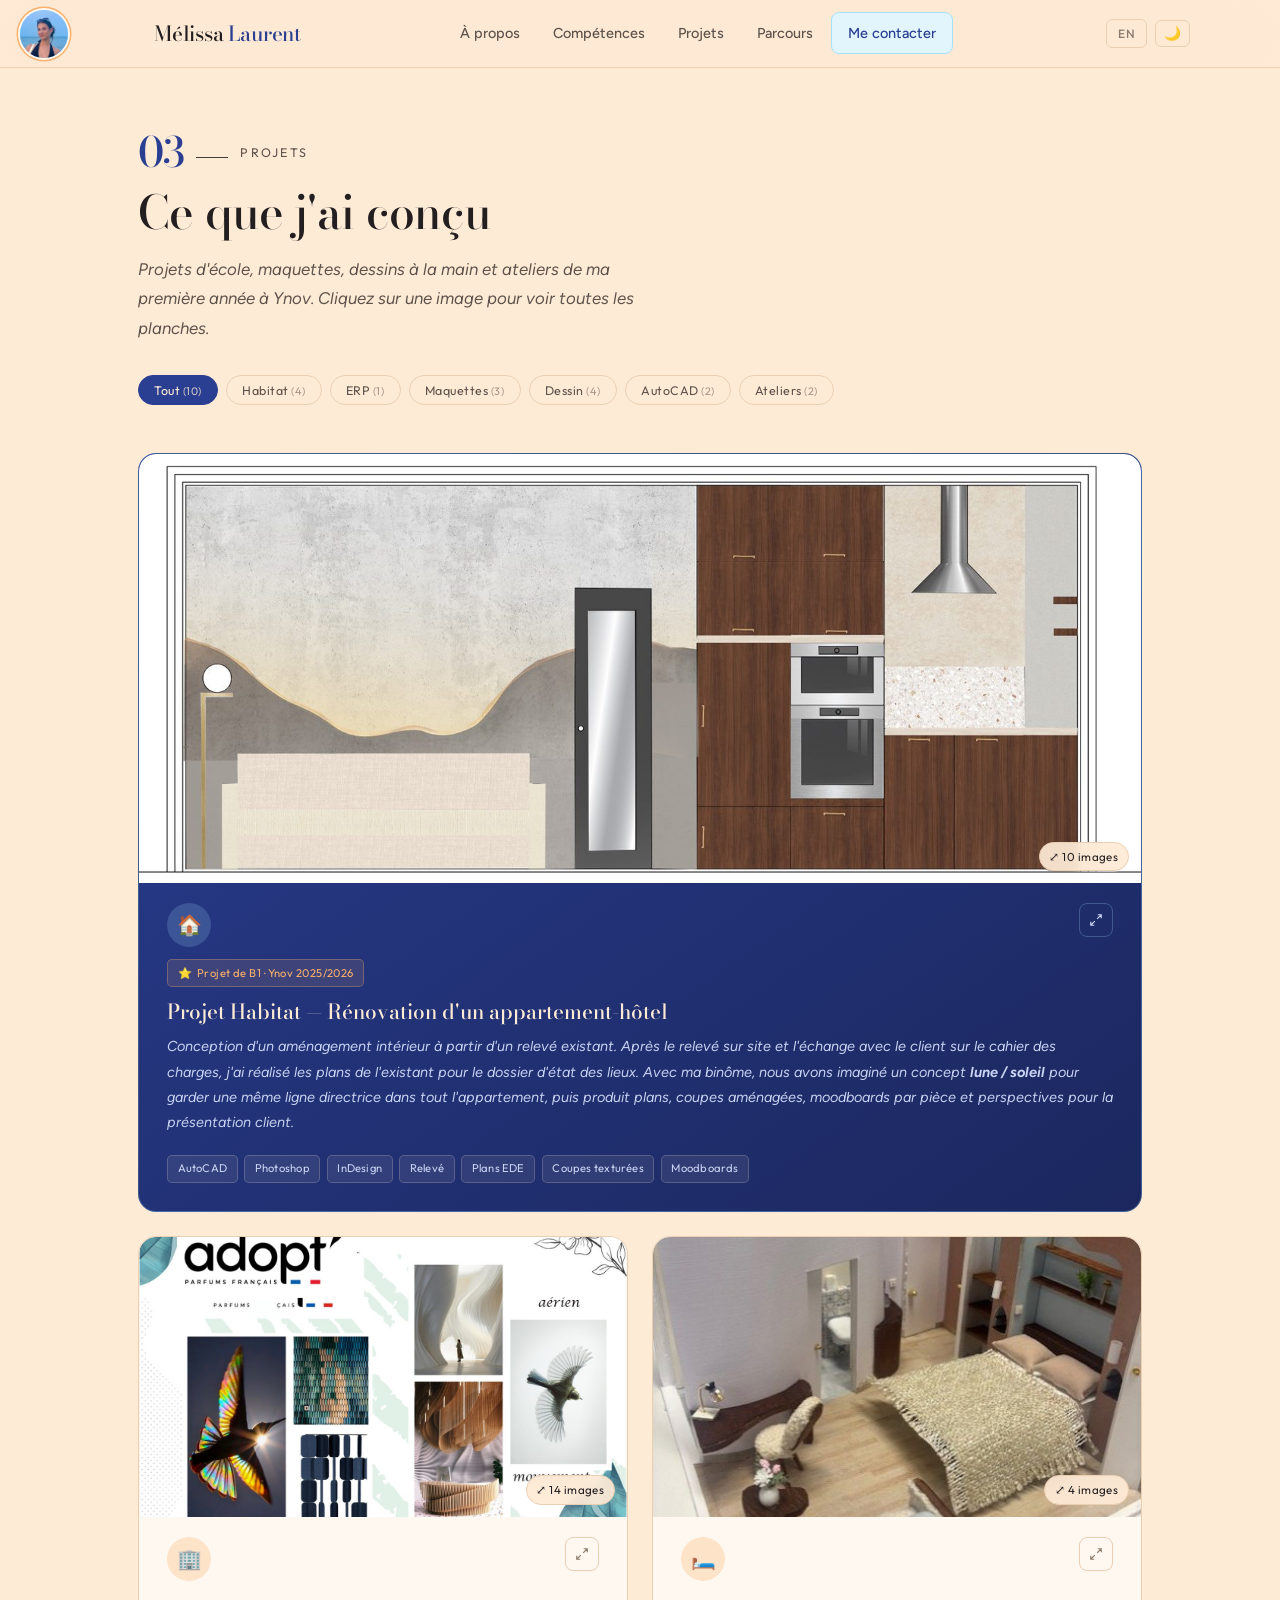
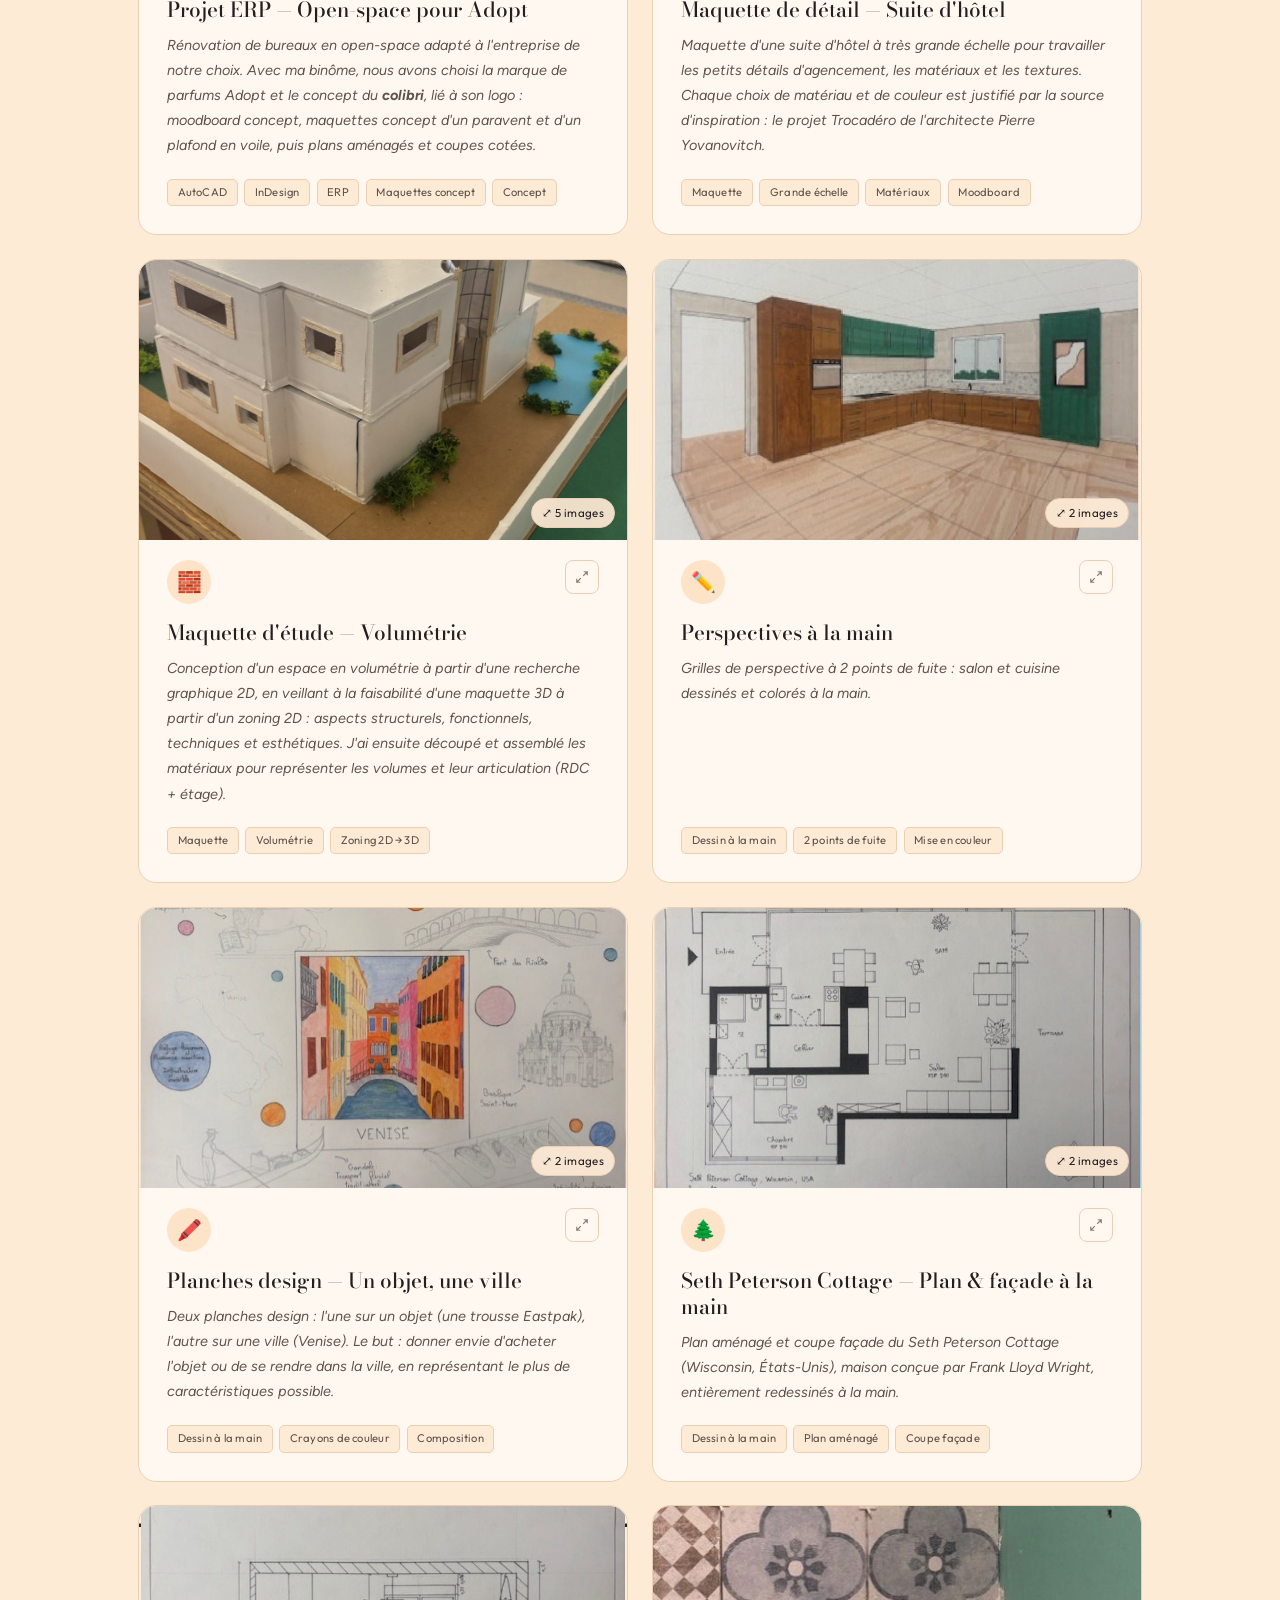
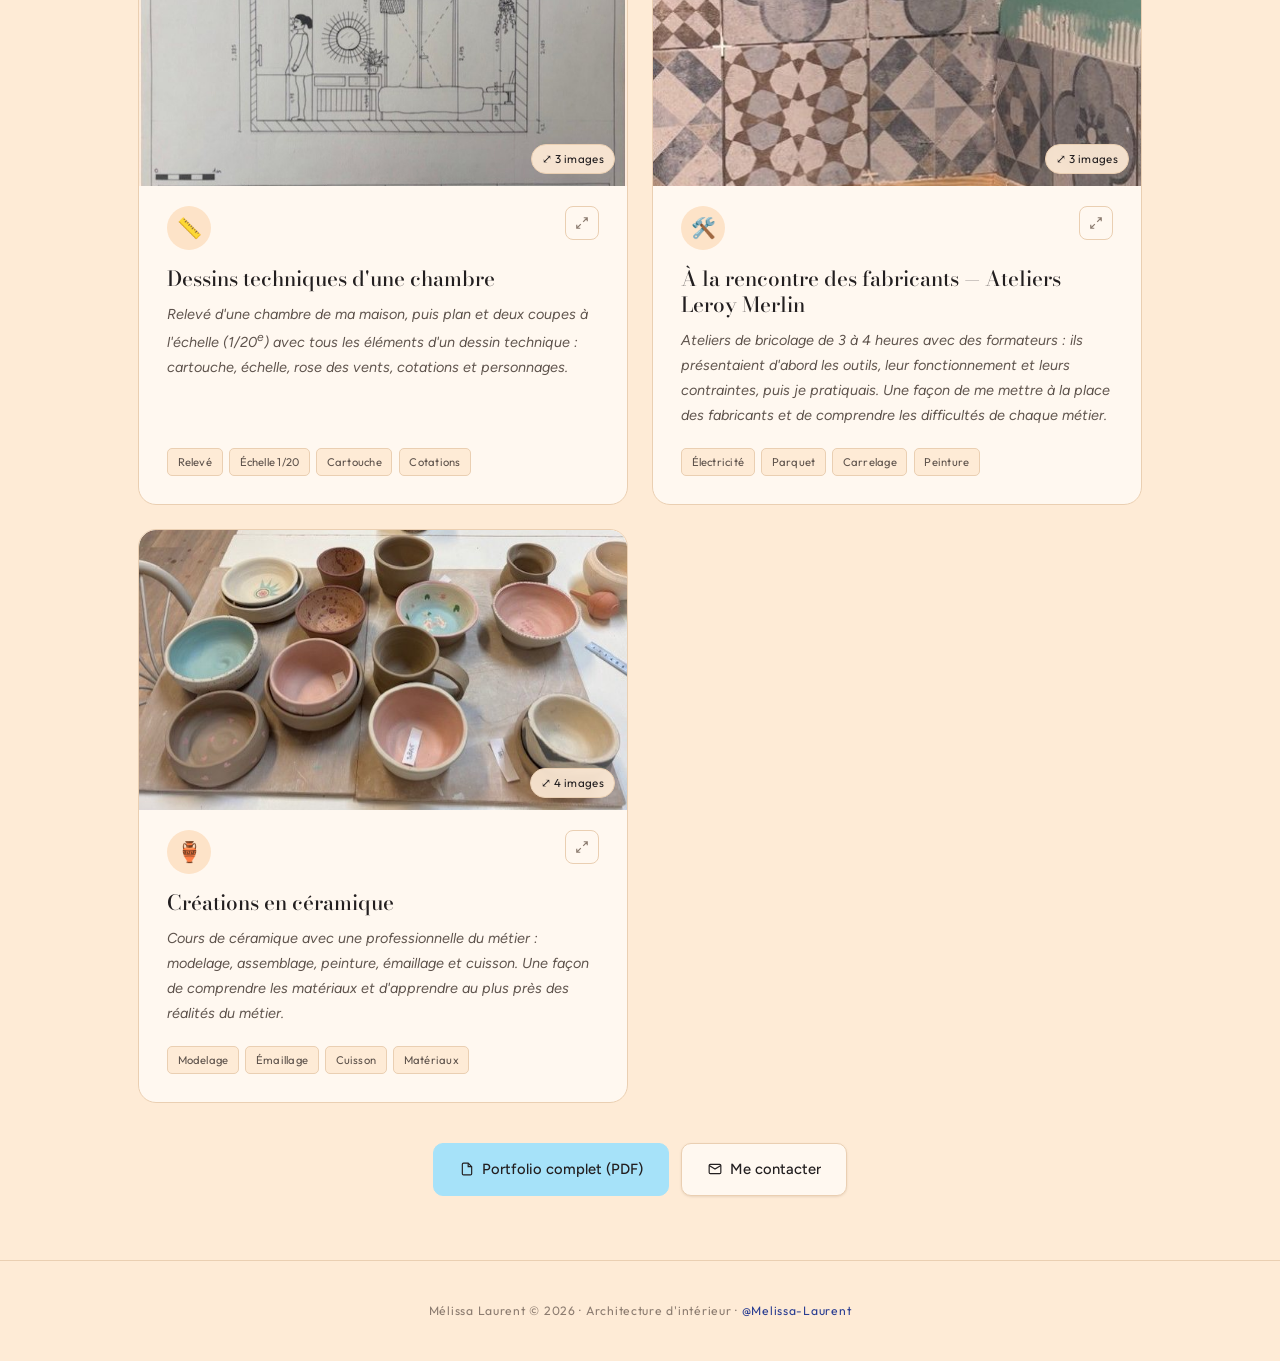
<file: html/projects.html>
<!DOCTYPE html>
<html lang="fr">
<head>
  <meta charset="UTF-8" />
  <meta name="viewport" content="width=device-width, initial-scale=1.0" />
  <title>Projets — Mélissa Laurent</title>
  <meta name="description" content="Tous les projets de Mélissa Laurent, étudiante en architecture d'intérieur : appartement-hôtel, open-space ERP, maquettes, dessins à la main et ateliers." />

  <link rel="icon" href="../assets/favicon.svg" type="image/svg+xml" />
  <link rel="preconnect" href="https://fonts.googleapis.com" />
  <link rel="preconnect" href="https://fonts.gstatic.com" crossorigin />
  <link rel="preload" as="style" href="https://fonts.googleapis.com/css2?family=Bodoni+Moda:ital,wght@0,400..700;1,400..700&family=Figtree:ital,wght@0,300..700;1,300..700&family=Outfit:wght@200..600&display=swap" />
  <link rel="stylesheet" media="print" onload="this.media='all';this.onload=null" href="https://fonts.googleapis.com/css2?family=Bodoni+Moda:ital,wght@0,400..700;1,400..700&family=Figtree:ital,wght@0,300..700;1,300..700&family=Outfit:wght@200..600&display=swap" />
  <noscript><link rel="stylesheet" href="https://fonts.googleapis.com/css2?family=Bodoni+Moda:ital,wght@0,400..700;1,400..700&family=Figtree:ital,wght@0,300..700;1,300..700&family=Outfit:wght@200..600&display=swap" /></noscript>

  <script src="../js/theme-init.js"></script>
  <link rel="stylesheet" href="../css/style.css" />
</head>

<body>

  <!-- Barre de progression de lecture — animée en CSS pur via animation-timeline: scroll() -->
  <div class="scroll-progress" aria-hidden="true"></div>

  <div id="nav-placeholder"></div>

  <!-- ===================================================
       IMAGES DE PROJET : elles sont rangées dans assets/projets/
       Chaque carte a :
         - une image de couverture (.project-img)
         - une liste cachée .project-gallery : toutes les planches
           affichées dans la visionneuse (js/lightbox.js) avec leur légende FR/EN
       Si l'image de couverture est absente, la zone image se masque automatiquement.
  =================================================== -->

  <section id="projects-page">
    <div class="container">
      <p class="section-eyebrow reveal"><span class="section-num">03</span><span data-en="Projects" data-fr="Projets">Projets</span></p>
      <h1 class="section-title reveal reveal-delay-1" data-en="Things I've designed" data-fr="Ce que j'ai conçu">Ce que j'ai conçu</h1>
      <p class="section-subtitle reveal reveal-delay-2"
         data-en="School projects, scale models, hand drawings and workshops from my first year at Ynov. Click an image to see every board."
         data-fr="Projets d'école, maquettes, dessins à la main et ateliers de ma première année à Ynov. Cliquez sur une image pour voir toutes les planches.">Projets d'école, maquettes, dessins à la main et ateliers de ma première année à Ynov. Cliquez sur une image pour voir toutes les planches.</p>

      <div class="project-filters reveal reveal-delay-3">
        <button class="pf-btn pf-active" data-filter="all"      data-en="All"     data-fr="Tout">Tout</button>
        <button class="pf-btn"           data-filter="habitat"  data-en="Housing" data-fr="Habitat">Habitat</button>
        <button class="pf-btn"           data-filter="erp">ERP</button>
        <button class="pf-btn"           data-filter="maquette" data-en="Models"  data-fr="Maquettes">Maquettes</button>
        <button class="pf-btn"           data-filter="dessin"   data-en="Drawing" data-fr="Dessin">Dessin</button>
        <button class="pf-btn"           data-filter="autocad">AutoCAD</button>
        <button class="pf-btn"           data-filter="ateliers" data-en="Workshops" data-fr="Ateliers">Ateliers</button>
      </div>

      <div class="projects-grid">

        <!-- FEATURED : projet Habitat — appartement-hôtel -->
        <div class="project-card featured reveal reveal-delay-1" data-tech="habitat autocad">
          <!-- data-gallery-open : un clic ouvre la visionneuse avec toutes les planches listées dans .project-gallery -->
          <div class="project-img-wrap" data-gallery-open>
            <img src="../assets/projets/appart-coupe-texturee-1.jpg" alt="Coupe texturée de l'appartement-hôtel" class="project-img" loading="lazy"
                 onerror="this.closest('.project-img-wrap').style.display='none'">
          </div>
          <div class="project-header">
            <div class="project-icon">🏠</div>
            <div class="project-links">
              <button type="button" class="project-link" data-gallery-open title="Voir les planches" aria-label="Voir les planches en grand">
                <svg width="14" height="14" viewBox="0 0 24 24" fill="none" stroke="currentColor" stroke-width="2"><path d="M15 3h6v6M9 21H3v-6M21 3l-7 7M3 21l7-7"/></svg>
              </button>
            </div>
          </div>
          <!-- Badge pêche indiquant l'année et le contexte -->
          <div class="project-highlight-badge">⭐ <span data-en="1st-year project · Ynov 2025/2026" data-fr="Projet de B1 · Ynov 2025/2026">Projet de B1 · Ynov 2025/2026</span></div>
          <div class="project-name" data-en="Housing project — Aparthotel renovation" data-fr="Projet Habitat — Rénovation d'un appartement-hôtel">Projet Habitat — Rénovation d'un appartement-hôtel</div>
          <div class="project-desc" data-en="Designing an interior layout from an existing survey. After surveying the site and discussing the brief with the client, I drew the as-built plans for the inventory file. With my project partner we then imagined a <strong>moon / sun</strong> concept to keep one guiding line across the whole apartment, and produced plans, furnished sections, room-by-room moodboards and perspectives for the client presentation."
               data-fr="Conception d'un aménagement intérieur à partir d'un relevé existant. Après le relevé sur site et l'échange avec le client sur le cahier des charges, j'ai réalisé les plans de l'existant pour le dossier d'état des lieux. Avec ma binôme, nous avons imaginé un concept <strong>lune / soleil</strong> pour garder une même ligne directrice dans tout l'appartement, puis produit plans, coupes aménagées, moodboards par pièce et perspectives pour la présentation client.">Conception d'un aménagement intérieur à partir d'un relevé existant. Après le relevé sur site et l'échange avec le client sur le cahier des charges, j'ai réalisé les plans de l'existant pour le dossier d'état des lieux. Avec ma binôme, nous avons imaginé un concept <strong>lune / soleil</strong> pour garder une même ligne directrice dans tout l'appartement, puis produit plans, coupes aménagées, moodboards par pièce et perspectives pour la présentation client.</div>
          <!-- Tags : logiciels et livrables -->
          <div class="project-tech">
            <span>AutoCAD</span><span>Photoshop</span><span>InDesign</span><span data-en="Site survey" data-fr="Relevé">Relevé</span><span data-en="As-built plans" data-fr="Plans EDE">Plans EDE</span><span data-en="Textured sections" data-fr="Coupes texturées">Coupes texturées</span><span>Moodboards</span>
          </div>
          <!-- Planches affichées dans la visionneuse (liste invisible, lue par js/lightbox.js) -->
          <ul class="project-gallery" hidden>
            <li><a href="../assets/projets/appart-coupe-texturee-1.jpg" data-en="Textured section (AutoCAD + Photoshop)" data-fr="Coupe texturée (AutoCAD + Photoshop)">Coupe texturée (AutoCAD + Photoshop)</a></li>
            <li><a href="../assets/projets/appart-coupe-texturee-2.jpg" data-en="Textured section (AutoCAD + Photoshop)" data-fr="Coupe texturée (AutoCAD + Photoshop)">Coupe texturée (AutoCAD + Photoshop)</a></li>
            <li><a href="../assets/projets/appart-plan-amenage.jpg" data-en="Furnished plan (AutoCAD)" data-fr="Plan aménagé (AutoCAD)">Plan aménagé (AutoCAD)</a></li>
            <li><a href="../assets/projets/appart-plan-ede.jpg" data-en="Dimensioned as-built plan (AutoCAD)" data-fr="Plan de l'existant coté (AutoCAD)">Plan de l'existant coté (AutoCAD)</a></li>
            <li><a href="../assets/projets/appart-coupe-cotee-1.jpg" data-en="Dimensioned furnished section (AutoCAD)" data-fr="Coupe aménagée cotée (AutoCAD)">Coupe aménagée cotée (AutoCAD)</a></li>
            <li><a href="../assets/projets/appart-coupe-cotee-2.jpg" data-en="Dimensioned furnished section (AutoCAD)" data-fr="Coupe aménagée cotée (AutoCAD)">Coupe aménagée cotée (AutoCAD)</a></li>
            <li><a href="../assets/projets/appart-moodboard-chambre.jpg" data-en="Bedroom moodboard — pared-back, soothing (InDesign)" data-fr="Moodboard chambre — épuré, apaisant (InDesign)">Moodboard chambre — épuré, apaisant (InDesign)</a></li>
            <li><a href="../assets/projets/appart-moodboard-salon.jpg" data-en="Living-room moodboard — wood, concrete, balance (InDesign)" data-fr="Moodboard salon — bois, béton, équilibre (InDesign)">Moodboard salon — bois, béton, équilibre (InDesign)</a></li>
            <li><a href="../assets/projets/perspective-habitat-chambre.jpg" data-en="Bedroom perspective, hand-drawn" data-fr="Perspective de la chambre, à la main">Perspective de la chambre, à la main</a></li>
            <li><a href="../assets/projets/perspective-habitat-cuisine.jpg" data-en="Kitchen perspective, hand-drawn" data-fr="Perspective de la cuisine, à la main">Perspective de la cuisine, à la main</a></li>
          </ul>
        </div>

        <!-- ERP : open-space Adopt -->
        <div class="project-card reveal reveal-delay-2" data-tech="erp autocad maquette">
          <div class="project-img-wrap" data-gallery-open>
            <img src="../assets/projets/erp-moodboard-concept.jpg" alt="Moodboard concept du projet open-space Adopt" class="project-img" loading="lazy"
                 onerror="this.closest('.project-img-wrap').style.display='none'">
          </div>
          <div class="project-header">
            <div class="project-icon">🏢</div>
            <div class="project-links">
              <button type="button" class="project-link" data-gallery-open title="Voir les planches" aria-label="Voir les planches en grand">
                <svg width="14" height="14" viewBox="0 0 24 24" fill="none" stroke="currentColor" stroke-width="2"><path d="M15 3h6v6M9 21H3v-6M21 3l-7 7M3 21l7-7"/></svg>
              </button>
            </div>
          </div>
          <div class="project-name" data-en="ERP project — Open-plan office for Adopt" data-fr="Projet ERP — Open-space pour Adopt">Projet ERP — Open-space pour Adopt</div>
          <div class="project-desc" data-en="Renovating offices into an open-plan space suited to a company of our choice. With my project partner we chose the perfume brand Adopt and a <strong>hummingbird</strong> concept, tied to its logo: concept moodboard, concept models of a screen and a draped ceiling, then furnished plans and dimensioned sections."
               data-fr="Rénovation de bureaux en open-space adapté à l'entreprise de notre choix. Avec ma binôme, nous avons choisi la marque de parfums Adopt et le concept du <strong>colibri</strong>, lié à son logo : moodboard concept, maquettes concept d'un paravent et d'un plafond en voile, puis plans aménagés et coupes cotées.">Rénovation de bureaux en open-space adapté à l'entreprise de notre choix. Avec ma binôme, nous avons choisi la marque de parfums Adopt et le concept du <strong>colibri</strong>, lié à son logo : moodboard concept, maquettes concept d'un paravent et d'un plafond en voile, puis plans aménagés et coupes cotées.</div>
          <div class="project-tech"><span>AutoCAD</span><span>InDesign</span><span>ERP</span><span data-en="Concept models" data-fr="Maquettes concept">Maquettes concept</span><span data-en="Concept" data-fr="Concept">Concept</span></div>
          <ul class="project-gallery" hidden>
            <li><a href="../assets/projets/erp-moodboard-concept.jpg" data-en="Concept moodboard — feathers, airy, movement" data-fr="Moodboard concept — plumes, aérien, mouvement">Moodboard concept — plumes, aérien, mouvement</a></li>
            <li><a href="../assets/projets/erp-plan-amenage.jpg" data-en="Full furnished plan" data-fr="Plan aménagé complet">Plan aménagé complet</a></li>
            <li><a href="../assets/projets/erp-coupe-cotee-1.jpg" data-en="Dimensioned furnished section" data-fr="Coupe aménagée cotée">Coupe aménagée cotée</a></li>
            <li><a href="../assets/projets/erp-coupe-cotee-2.jpg" data-en="Dimensioned furnished section" data-fr="Coupe aménagée cotée">Coupe aménagée cotée</a></li>
            <li><a href="../assets/projets/erp-maquette-paravent-1.jpg" data-en="Concept model of the screen" data-fr="Maquette concept du paravent">Maquette concept du paravent</a></li>
            <li><a href="../assets/projets/erp-maquette-paravent-2.jpg" data-en="Concept model of the screen (side view)" data-fr="Maquette concept du paravent (vue de côté)">Maquette concept du paravent (vue de côté)</a></li>
            <li><a href="../assets/projets/erp-maquette-plafond-1.jpg" data-en="Concept model of the draped ceiling" data-fr="Maquette concept du plafond en voile">Maquette concept du plafond en voile</a></li>
            <li><a href="../assets/projets/erp-maquette-plafond-2.jpg" data-en="Concept model of the draped ceiling (detail)" data-fr="Maquette concept du plafond en voile (détail)">Maquette concept du plafond en voile (détail)</a></li>
            <li><a href="../assets/projets/erp-maquette-mur-colibri.jpg" data-en="Hummingbird wall model" data-fr="Maquette du mur colibri">Maquette du mur colibri</a></li>
            <li><a href="../assets/projets/erp-plan-texture.jpg" data-en="Textured plan" data-fr="Plan texturé">Plan texturé</a></li>
            <li><a href="../assets/projets/erp-perspective-salle-reunion-texturee.jpg" data-en="Textured meeting-room perspective" data-fr="Perspective salle de réunion texturée">Perspective salle de réunion texturée</a></li>
            <li><a href="../assets/projets/erp-coupe-dd-texturee.jpg" data-en="Textured section DD" data-fr="Coupe DD texturée">Coupe DD texturée</a></li>
            <li><a href="../assets/projets/erp-coupe-aa-texturee.jpg" data-en="Textured section AA" data-fr="Coupe AA texturée">Coupe AA texturée</a></li>
            <li><a href="../assets/projets/erp-perspective-couloir.jpg" data-en="Corridor perspective" data-fr="Perspective Couloir">Perspective Couloir</a></li>
          </ul>
        </div>

        <!-- Maquette de détail : suite d'hôtel -->
        <div class="project-card reveal reveal-delay-2" data-tech="maquette">
          <div class="project-img-wrap" data-gallery-open>
            <img src="../assets/projets/detail-chambre.jpg" alt="Maquette de détail d'une suite d'hôtel" class="project-img" loading="lazy"
                 onerror="this.closest('.project-img-wrap').style.display='none'">
          </div>
          <div class="project-header">
            <div class="project-icon">🛏️</div>
            <div class="project-links">
              <button type="button" class="project-link" data-gallery-open title="Voir les planches" aria-label="Voir les planches en grand">
                <svg width="14" height="14" viewBox="0 0 24 24" fill="none" stroke="currentColor" stroke-width="2"><path d="M15 3h6v6M9 21H3v-6M21 3l-7 7M3 21l7-7"/></svg>
              </button>
            </div>
          </div>
          <div class="project-name" data-en="Detail model — Hotel suite" data-fr="Maquette de détail — Suite d'hôtel">Maquette de détail — Suite d'hôtel</div>
          <div class="project-desc" data-en="A very large-scale model of a hotel suite to work on the small fit-out details, materials and textures. Every material and colour choice is justified by the source of inspiration: architect Pierre Yovanovitch's Trocadéro project."
               data-fr="Maquette d'une suite d'hôtel à très grande échelle pour travailler les petits détails d'agencement, les matériaux et les textures. Chaque choix de matériau et de couleur est justifié par la source d'inspiration : le projet Trocadéro de l'architecte Pierre Yovanovitch.">Maquette d'une suite d'hôtel à très grande échelle pour travailler les petits détails d'agencement, les matériaux et les textures. Chaque choix de matériau et de couleur est justifié par la source d'inspiration : le projet Trocadéro de l'architecte Pierre Yovanovitch.</div>
          <div class="project-tech"><span data-en="Model" data-fr="Maquette">Maquette</span><span data-en="Large scale" data-fr="Grande échelle">Grande échelle</span><span data-en="Materials" data-fr="Matériaux">Matériaux</span><span>Moodboard</span></div>
          <ul class="project-gallery" hidden>
            <li><a href="../assets/projets/detail-vue-ensemble.jpg" data-en="Overall view" data-fr="Vue d'ensemble">Vue d'ensemble</a></li>
            <li><a href="../assets/projets/detail-chambre.jpg" data-en="Hotel bedroom" data-fr="Chambre d'hôtel">Chambre d'hôtel</a></li>
            <li><a href="../assets/projets/detail-salle-de-bain.jpg" data-en="Bathroom" data-fr="Salle de bain">Salle de bain</a></li>
            <li><a href="../assets/projets/detail-moodboard.jpg" data-en="Inspiration moodboard — Pierre Yovanovitch, Trocadéro project" data-fr="Moodboard d'inspiration — Pierre Yovanovitch, projet Trocadéro">Moodboard d'inspiration — Pierre Yovanovitch, projet Trocadéro</a></li>
          </ul>
        </div>

        <!-- Maquette d'étude : volumétrie -->
        <div class="project-card reveal reveal-delay-3" data-tech="maquette">
          <div class="project-img-wrap" data-gallery-open>
            <img src="../assets/projets/etude-facade-droite.jpg" alt="Maquette d'étude en volumétrie" class="project-img" loading="lazy"
                 onerror="this.closest('.project-img-wrap').style.display='none'">
          </div>
          <div class="project-header">
            <div class="project-icon">🧱</div>
            <div class="project-links">
              <button type="button" class="project-link" data-gallery-open title="Voir les planches" aria-label="Voir les planches en grand">
                <svg width="14" height="14" viewBox="0 0 24 24" fill="none" stroke="currentColor" stroke-width="2"><path d="M15 3h6v6M9 21H3v-6M21 3l-7 7M3 21l7-7"/></svg>
              </button>
            </div>
          </div>
          <div class="project-name" data-en="Study model — Volumetry" data-fr="Maquette d'étude — Volumétrie">Maquette d'étude — Volumétrie</div>
          <div class="project-desc" data-en="Designing a space in volume from a 2D graphic exploration, checking that a 3D model built from a 2D zoning is feasible: structural, functional, technical and aesthetic aspects. I then cut and assembled the materials to show the different volumes and how they connect (ground floor + upper floor)."
               data-fr="Conception d'un espace en volumétrie à partir d'une recherche graphique 2D, en veillant à la faisabilité d'une maquette 3D à partir d'un zoning 2D : aspects structurels, fonctionnels, techniques et esthétiques. J'ai ensuite découpé et assemblé les matériaux pour représenter les volumes et leur articulation (RDC + étage).">Conception d'un espace en volumétrie à partir d'une recherche graphique 2D, en veillant à la faisabilité d'une maquette 3D à partir d'un zoning 2D : aspects structurels, fonctionnels, techniques et esthétiques. J'ai ensuite découpé et assemblé les matériaux pour représenter les volumes et leur articulation (RDC + étage).</div>
          <div class="project-tech"><span data-en="Model" data-fr="Maquette">Maquette</span><span data-en="Volumetry" data-fr="Volumétrie">Volumétrie</span><span data-en="2D zoning → 3D" data-fr="Zoning 2D → 3D">Zoning 2D → 3D</span></div>
          <ul class="project-gallery" hidden>
            <li><a href="../assets/projets/etude-facade-droite.jpg" data-en="Exterior view" data-fr="Vue extérieure">Vue extérieure</a></li>
            <li><a href="../assets/projets/etude-facade-gauche.jpg" data-en="Exterior view" data-fr="Vue extérieure">Vue extérieure</a></li>
            <li><a href="../assets/projets/etude-facade-principale.jpg" data-en="Main façade (entrance)" data-fr="Façade principale (entrée)">Façade principale (entrée)</a></li>
            <li><a href="../assets/projets/etude-interieur-1.jpg" data-en="Interior (ground floor + upper floor)" data-fr="Intérieur (RDC + étage)">Intérieur (RDC + étage)</a></li>
            <li><a href="../assets/projets/etude-interieur-2.jpg" data-en="Interior (ground floor + upper floor)" data-fr="Intérieur (RDC + étage)">Intérieur (RDC + étage)</a></li>
          </ul>
        </div>

        <!-- Perspectives à la main -->
        <div class="project-card reveal reveal-delay-4" data-tech="dessin habitat">
          <div class="project-img-wrap" data-gallery-open>
            <img src="../assets/projets/perspective-grille-cuisine.jpg" alt="Grille de perspective à 2 points de fuite — cuisine" class="project-img" loading="lazy"
                 onerror="this.closest('.project-img-wrap').style.display='none'">
          </div>
          <div class="project-header">
            <div class="project-icon">✏️</div>
            <div class="project-links">
              <button type="button" class="project-link" data-gallery-open title="Voir les planches" aria-label="Voir les planches en grand">
                <svg width="14" height="14" viewBox="0 0 24 24" fill="none" stroke="currentColor" stroke-width="2"><path d="M15 3h6v6M9 21H3v-6M21 3l-7 7M3 21l7-7"/></svg>
              </button>
            </div>
          </div>
          <div class="project-name" data-en="Hand-drawn perspectives" data-fr="Perspectives à la main">Perspectives à la main</div>
          <div class="project-desc" data-en="Two-point perspective grids : living room and kitchen drawn and coloured by hand."
               data-fr="Grilles de perspective à 2 points de fuite : salon et cuisine dessinés et colorés à la main.">Grilles de perspective à 2 points de fuite : salon et cuisine dessinés et colorés à la main.</div>
          <div class="project-tech"><span data-en="Hand drawing" data-fr="Dessin à la main">Dessin à la main</span><span data-en="2 vanishing points" data-fr="2 points de fuite">2 points de fuite</span><span data-en="Colouring" data-fr="Mise en couleur">Mise en couleur</span></div>
          <ul class="project-gallery" hidden>
            <li><a href="../assets/projets/perspective-grille-salon.jpg" data-en="Two-point perspective grid — living room" data-fr="Grille de perspective à 2 points de fuite — salon">Grille de perspective à 2 points de fuite — salon</a></li>
            <li><a href="../assets/projets/perspective-grille-cuisine.jpg" data-en="Two-point perspective grid — kitchen" data-fr="Grille de perspective à 2 points de fuite — cuisine">Grille de perspective à 2 points de fuite — cuisine</a></li>
          </ul>
        </div>

        <!-- ═══ PLANCHES DESIGN — Eastpak & Venise ═══ -->
        <div class="project-card reveal reveal-delay-2" data-tech="dessin">
          <div class="project-img-wrap" data-gallery-open>
            <img src="../assets/projets/planche-venise.jpg" alt="Planche design sur Venise" class="project-img" loading="lazy"
                 onerror="this.closest('.project-img-wrap').style.display='none'">
          </div>
          <div class="project-header">
            <div class="project-icon">🖍️</div>
            <div class="project-links">
              <button type="button" class="project-link" data-gallery-open title="Voir les planches" aria-label="Voir les planches en grand">
                <svg width="14" height="14" viewBox="0 0 24 24" fill="none" stroke="currentColor" stroke-width="2"><path d="M15 3h6v6M9 21H3v-6M21 3l-7 7M3 21l7-7"/></svg>
              </button>
            </div>
          </div>
          <div class="project-name" data-en="Design boards — An object and a city" data-fr="Planches design — Un objet, une ville">Planches design — Un objet, une ville</div>
          <div class="project-desc" data-en="Two design boards: one on an object (an Eastpak pencil case), one on a city (Venice). The goal was to make people want to buy the object or visit the city, by showing as many of its characteristics as possible."
               data-fr="Deux planches design : l'une sur un objet (une trousse Eastpak), l'autre sur une ville (Venise). Le but : donner envie d'acheter l'objet ou de se rendre dans la ville, en représentant le plus de caractéristiques possible.">Deux planches design : l'une sur un objet (une trousse Eastpak), l'autre sur une ville (Venise). Le but : donner envie d'acheter l'objet ou de se rendre dans la ville, en représentant le plus de caractéristiques possible.</div>
          <div class="project-tech"><span data-en="Hand drawing" data-fr="Dessin à la main">Dessin à la main</span><span data-en="Colour pencils" data-fr="Crayons de couleur">Crayons de couleur</span><span data-en="Layout" data-fr="Composition">Composition</span></div>
          <ul class="project-gallery" hidden>
            <li><a href="../assets/projets/planche-venise.jpg" data-en="City board — Venice" data-fr="Planche ville — Venise">Planche ville — Venise</a></li>
            <li><a href="../assets/projets/planche-eastpak.jpg" data-en="Object board — “Organisation &amp; simplicity, every day”" data-fr="Planche objet — « Organisation &amp; simplicité au quotidien »">Planche objet — « Organisation &amp; simplicité au quotidien »</a></li>
          </ul>
        </div>

        <!-- ═══ SETH PETERSON COTTAGE — plan + coupe façade à la main ═══ -->
        <div class="project-card reveal reveal-delay-3" data-tech="dessin habitat">
          <div class="project-img-wrap" data-gallery-open>
            <img src="../assets/projets/seth-peterson-plan.jpg" alt="Plan aménagé du Seth Peterson Cottage dessiné à la main" class="project-img" loading="lazy"
                 onerror="this.closest('.project-img-wrap').style.display='none'">
          </div>
          <div class="project-header">
            <div class="project-icon">🌲</div>
            <div class="project-links">
              <button type="button" class="project-link" data-gallery-open title="Voir les planches" aria-label="Voir les planches en grand">
                <svg width="14" height="14" viewBox="0 0 24 24" fill="none" stroke="currentColor" stroke-width="2"><path d="M15 3h6v6M9 21H3v-6M21 3l-7 7M3 21l7-7"/></svg>
              </button>
            </div>
          </div>
          <div class="project-name" data-en="Seth Peterson Cottage — Plan &amp; façade by hand" data-fr="Seth Peterson Cottage — Plan &amp; façade à la main">Seth Peterson Cottage — Plan &amp; façade à la main</div>
          <div class="project-desc" data-en="A furnished plan and a façade section of the Seth Peterson Cottage (Wisconsin, USA), a house designed by Frank Lloyd Wright, redrawn entirely by hand."
               data-fr="Plan aménagé et coupe façade du Seth Peterson Cottage (Wisconsin, États-Unis), maison conçue par Frank Lloyd Wright, entièrement redessinés à la main.">Plan aménagé et coupe façade du Seth Peterson Cottage (Wisconsin, États-Unis), maison conçue par Frank Lloyd Wright, entièrement redessinés à la main.</div>
          <div class="project-tech"><span data-en="Hand drawing" data-fr="Dessin à la main">Dessin à la main</span><span data-en="Furnished plan" data-fr="Plan aménagé">Plan aménagé</span><span data-en="Façade section" data-fr="Coupe façade">Coupe façade</span></div>
          <ul class="project-gallery" hidden>
            <li><a href="../assets/projets/seth-peterson-plan.jpg" data-en="Furnished plan, hand-drawn" data-fr="Plan aménagé à la main">Plan aménagé à la main</a></li>
            <li><a href="../assets/projets/seth-peterson-coupe-facade.jpg" data-en="Façade section, hand-drawn" data-fr="Coupe façade à la main">Coupe façade à la main</a></li>
          </ul>
        </div>

        <!-- ═══ PLAN + COUPES D'UNE CHAMBRE — relevé à la main ═══ -->
        <div class="project-card reveal reveal-delay-3" data-tech="dessin habitat">
          <div class="project-img-wrap" data-gallery-open>
            <img src="../assets/projets/chambre-coupe-a.jpg" alt="Coupe A d'une chambre dessinée à la main" class="project-img" loading="lazy"
                 onerror="this.closest('.project-img-wrap').style.display='none'">
          </div>
          <div class="project-header">
            <div class="project-icon">📏</div>
            <div class="project-links">
              <button type="button" class="project-link" data-gallery-open title="Voir les planches" aria-label="Voir les planches en grand">
                <svg width="14" height="14" viewBox="0 0 24 24" fill="none" stroke="currentColor" stroke-width="2"><path d="M15 3h6v6M9 21H3v-6M21 3l-7 7M3 21l7-7"/></svg>
              </button>
            </div>
          </div>
          <div class="project-name" data-en="Technical drawings of a bedroom" data-fr="Dessins techniques d'une chambre">Dessins techniques d'une chambre</div>
          <div class="project-desc" data-en="Surveying a bedroom at home, then drawing a plan and two sections to scale (1:20), with every element of a technical drawing: title block, scale bar, compass rose, dimensions and human figures."
               data-fr="Relevé d'une chambre de ma maison, puis plan et deux coupes à l'échelle (1/20<sup>e</sup>) avec tous les éléments d'un dessin technique : cartouche, échelle, rose des vents, cotations et personnages.">Relevé d'une chambre de ma maison, puis plan et deux coupes à l'échelle (1/20<sup>e</sup>) avec tous les éléments d'un dessin technique : cartouche, échelle, rose des vents, cotations et personnages.</div>
          <div class="project-tech"><span data-en="Survey" data-fr="Relevé">Relevé</span><span data-en="Scale 1:20" data-fr="Échelle 1/20">Échelle 1/20</span><span data-en="Title block" data-fr="Cartouche">Cartouche</span><span data-en="Dimensions" data-fr="Cotations">Cotations</span></div>
          <ul class="project-gallery" hidden>
            <li><a href="../assets/projets/chambre-plan-main.jpg" data-en="Furnished plan, 1:20" data-fr="Plan aménagé au 1/20e">Plan aménagé au 1/20e</a></li>
            <li><a href="../assets/projets/chambre-coupe-a.jpg" data-en="Section A, 1:20" data-fr="Coupe A au 1/20e">Coupe A au 1/20e</a></li>
            <li><a href="../assets/projets/chambre-coupe-b.jpg" data-en="Section B, 1:20" data-fr="Coupe B au 1/20e">Coupe B au 1/20e</a></li>
          </ul>
        </div>

        <!-- ═══ ATELIERS LEROY MERLIN ═══ -->
        <!-- La photo « Parquet » du PDF n'est pas reprise : d'autres élèves y sont reconnaissables -->
        <div class="project-card reveal reveal-delay-4" data-tech="ateliers">
          <div class="project-img-wrap" data-gallery-open>
            <img src="../assets/projets/atelier-carrelage.jpg" alt="Atelier carrelage chez Leroy Merlin" class="project-img" loading="lazy"
                 onerror="this.closest('.project-img-wrap').style.display='none'">
          </div>
          <div class="project-header">
            <div class="project-icon">🛠️</div>
            <div class="project-links">
              <button type="button" class="project-link" data-gallery-open title="Voir les photos" aria-label="Voir les photos en grand">
                <svg width="14" height="14" viewBox="0 0 24 24" fill="none" stroke="currentColor" stroke-width="2"><path d="M15 3h6v6M9 21H3v-6M21 3l-7 7M3 21l7-7"/></svg>
              </button>
            </div>
          </div>
          <div class="project-name" data-en="Meeting the trades — Leroy Merlin workshops" data-fr="À la rencontre des fabricants — Ateliers Leroy Merlin">À la rencontre des fabricants — Ateliers Leroy Merlin</div>
          <div class="project-desc" data-en="3-to-4-hour DIY workshops with trainers: they first showed the tools and explained how they work and their constraints, then I practised. A way to put myself in the craftspeople's shoes and understand the difficulties of each trade."
               data-fr="Ateliers de bricolage de 3 à 4 heures avec des formateurs : ils présentaient d'abord les outils, leur fonctionnement et leurs contraintes, puis je pratiquais. Une façon de me mettre à la place des fabricants et de comprendre les difficultés de chaque métier.">Ateliers de bricolage de 3 à 4 heures avec des formateurs : ils présentaient d'abord les outils, leur fonctionnement et leurs contraintes, puis je pratiquais. Une façon de me mettre à la place des fabricants et de comprendre les difficultés de chaque métier.</div>
          <div class="project-tech"><span data-en="Electricity" data-fr="Électricité">Électricité</span><span data-en="Flooring" data-fr="Parquet">Parquet</span><span data-en="Tiling" data-fr="Carrelage">Carrelage</span><span data-en="Painting" data-fr="Peinture">Peinture</span></div>
          <ul class="project-gallery" hidden>
            <li><a href="../assets/projets/atelier-carrelage.jpg" data-en="Tiling" data-fr="Carrelage">Carrelage</a></li>
            <li><a href="../assets/projets/atelier-electricite.jpg" data-en="Electricity" data-fr="Électricité">Électricité</a></li>
            <li><a href="../assets/projets/atelier-peinture.jpg" data-en="Painting" data-fr="Peinture">Peinture</a></li>
          </ul>
        </div>

        <!-- ═══ CRÉATIONS EN CÉRAMIQUE ═══ -->
        <div class="project-card reveal reveal-delay-4" data-tech="ateliers">
          <div class="project-img-wrap" data-gallery-open>
            <img src="../assets/projets/ceramique-avant-cuisson.jpg" alt="Bols en céramique avant cuisson" class="project-img" loading="lazy"
                 onerror="this.closest('.project-img-wrap').style.display='none'">
          </div>
          <div class="project-header">
            <div class="project-icon">🏺</div>
            <div class="project-links">
              <button type="button" class="project-link" data-gallery-open title="Voir les photos" aria-label="Voir les photos en grand">
                <svg width="14" height="14" viewBox="0 0 24 24" fill="none" stroke="currentColor" stroke-width="2"><path d="M15 3h6v6M9 21H3v-6M21 3l-7 7M3 21l7-7"/></svg>
              </button>
            </div>
          </div>
          <div class="project-name" data-en="Ceramic creations" data-fr="Créations en céramique">Créations en céramique</div>
          <div class="project-desc" data-en="Ceramics classes with a professional: modelling, assembling, painting, glazing and firing. A way to understand materials and learn as close as possible to the realities of the craft."
               data-fr="Cours de céramique avec une professionnelle du métier : modelage, assemblage, peinture, émaillage et cuisson. Une façon de comprendre les matériaux et d'apprendre au plus près des réalités du métier.">Cours de céramique avec une professionnelle du métier : modelage, assemblage, peinture, émaillage et cuisson. Une façon de comprendre les matériaux et d'apprendre au plus près des réalités du métier.</div>
          <div class="project-tech"><span data-en="Modelling" data-fr="Modelage">Modelage</span><span data-en="Glazing" data-fr="Émaillage">Émaillage</span><span data-en="Firing" data-fr="Cuisson">Cuisson</span><span data-en="Materials" data-fr="Matériaux">Matériaux</span></div>
          <ul class="project-gallery" hidden>
            <li><a href="../assets/projets/ceramique-avant-cuisson.jpg" data-en="Before firing" data-fr="Avant cuisson">Avant cuisson</a></li>
            <li><a href="../assets/projets/ceramique-modelage.jpg" data-en="Modelling" data-fr="Modelage">Modelage</a></li>
            <li><a href="../assets/projets/ceramique-assemblage.jpg" data-en="Assembling" data-fr="Assemblage">Assemblage</a></li>
            <li><a href="../assets/projets/ceramique-peinture.jpg" data-en="Painting" data-fr="Peinture">Peinture</a></li>
          </ul>
        </div>

      </div>

      <!-- Portfolio complet en PDF (version web : sans téléphone ni adresse) -->
      <div class="projects-see-all reveal">
        <a href="../assets/Portfolio_Melissa_Laurent.pdf" target="_blank" rel="noopener" class="btn btn-tertiary">
          <svg width="14" height="14" viewBox="0 0 24 24" fill="none" stroke="currentColor" stroke-width="2"><path d="M14 2H6a2 2 0 00-2 2v16a2 2 0 002 2h12a2 2 0 002-2V8z"/><polyline points="14 2 14 8 20 8"/></svg>
          <span data-en="Full portfolio (PDF)" data-fr="Portfolio complet (PDF)">Portfolio complet (PDF)</span>
        </a>
        <a href="../index.html#contact" class="btn btn-secondary">
          <svg width="14" height="14" viewBox="0 0 24 24" fill="none" stroke="currentColor" stroke-width="2"><path d="M4 4h16c1.1 0 2 .9 2 2v12c0 1.1-.9 2-2 2H4c-1.1 0-2-.9-2-2V6c0-1.1.9-2 2-2z"/><polyline points="22,6 12,12 2,6"/></svg>
          <span data-en="Get in touch" data-fr="Me contacter">Me contacter</span>
        </a>
      </div>
    </div>
  </section>

  <div id="footer-placeholder"></div>

  <script src="../js/cursor-spotlight.js" defer></script>
  <script src="../js/lang.js" defer></script>
  <script src="../js/scroll-reveal.js" defer></script>
  <script src="../js/nav.js" defer></script>
  <script src="../js/theme.js" defer></script>
  <script src="../js/includes.js" defer></script>
  <script src="../js/project-filter.js" defer></script>
  <script src="../js/project-img-fit.js" defer></script>
  <script src="../js/lightbox.js" defer></script>

</body>
</html>
</file>
<file: css/style.css>
@import 'variables.css';
@import 'base.css';
@import 'navbar.css';
@import 'layout.css';
@import 'hero.css';
@import 'about.css';
@import 'skills.css';
@import 'projects.css';
@import 'project-filter.css';
@import 'experience.css';
@import 'contact.css';
@import 'lightbox.css';
@import 'responsive.css';
@import 'dark-mode.css';
</file>
